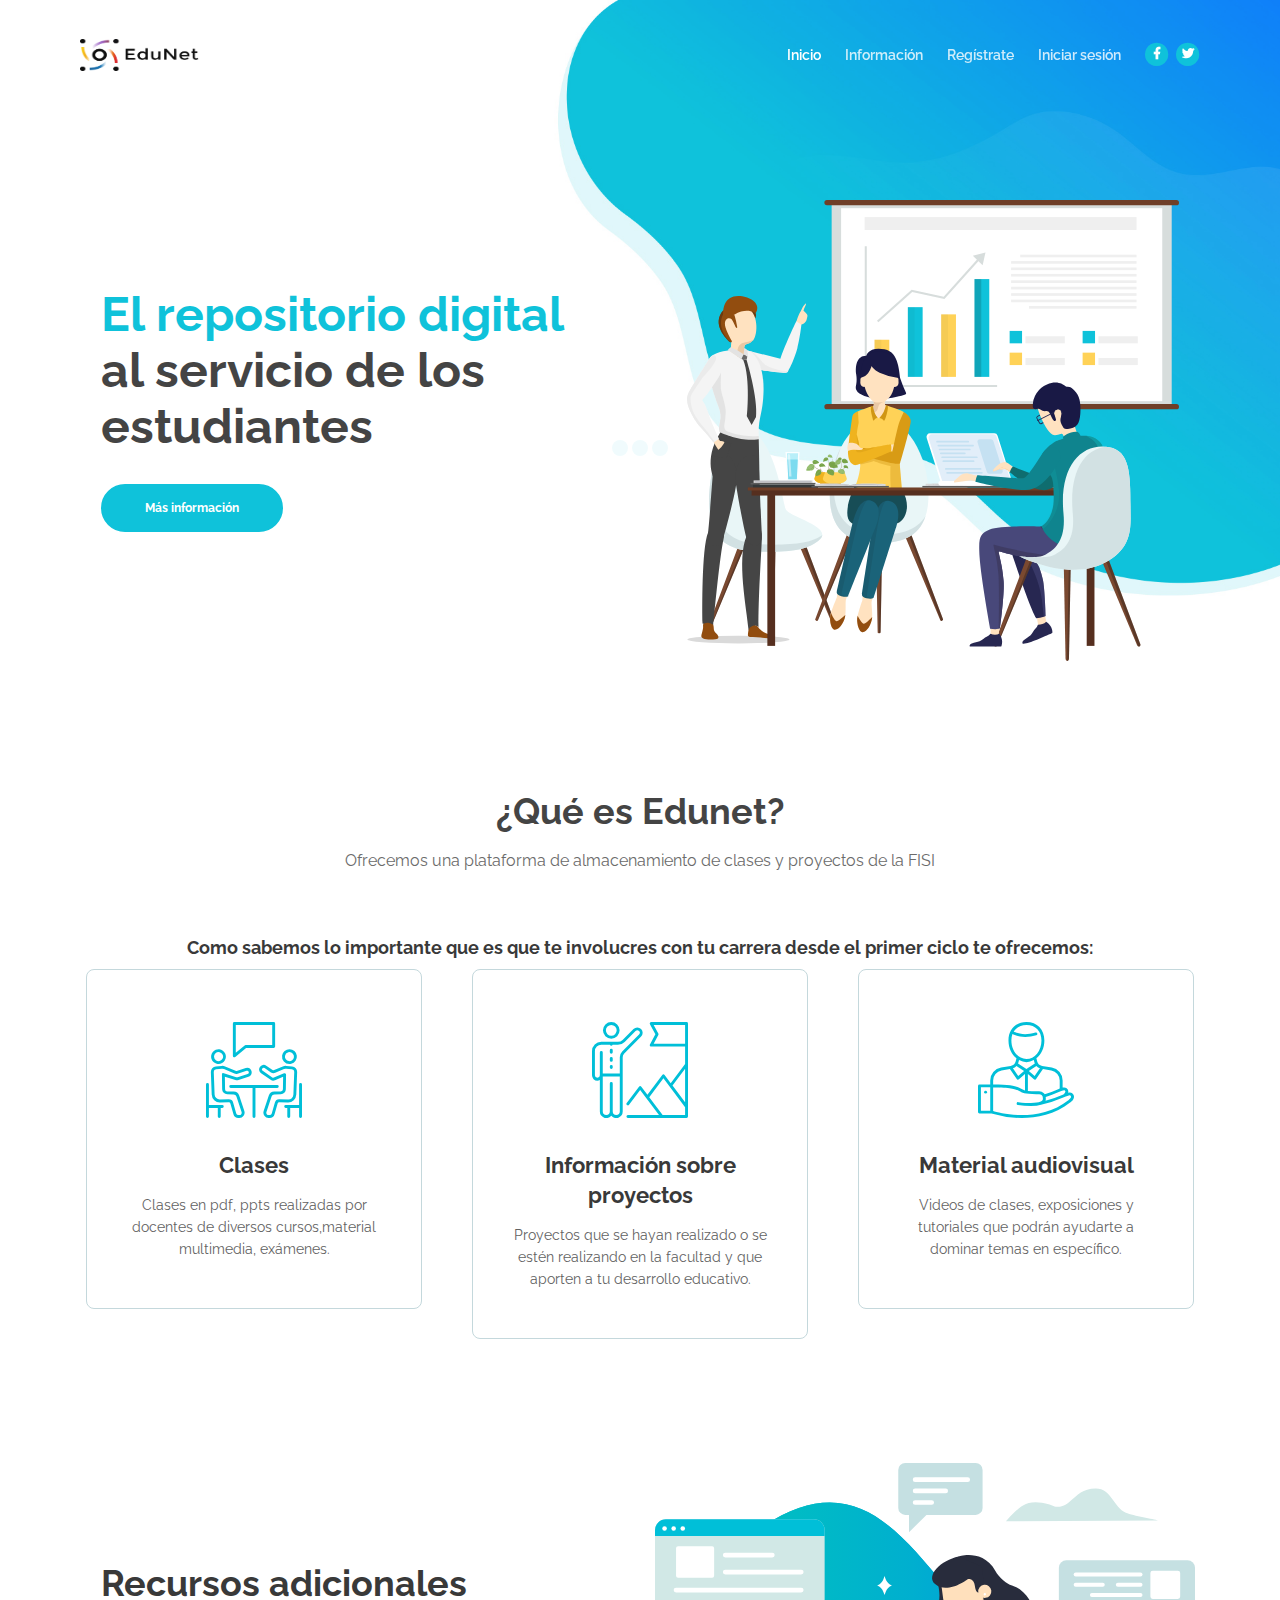
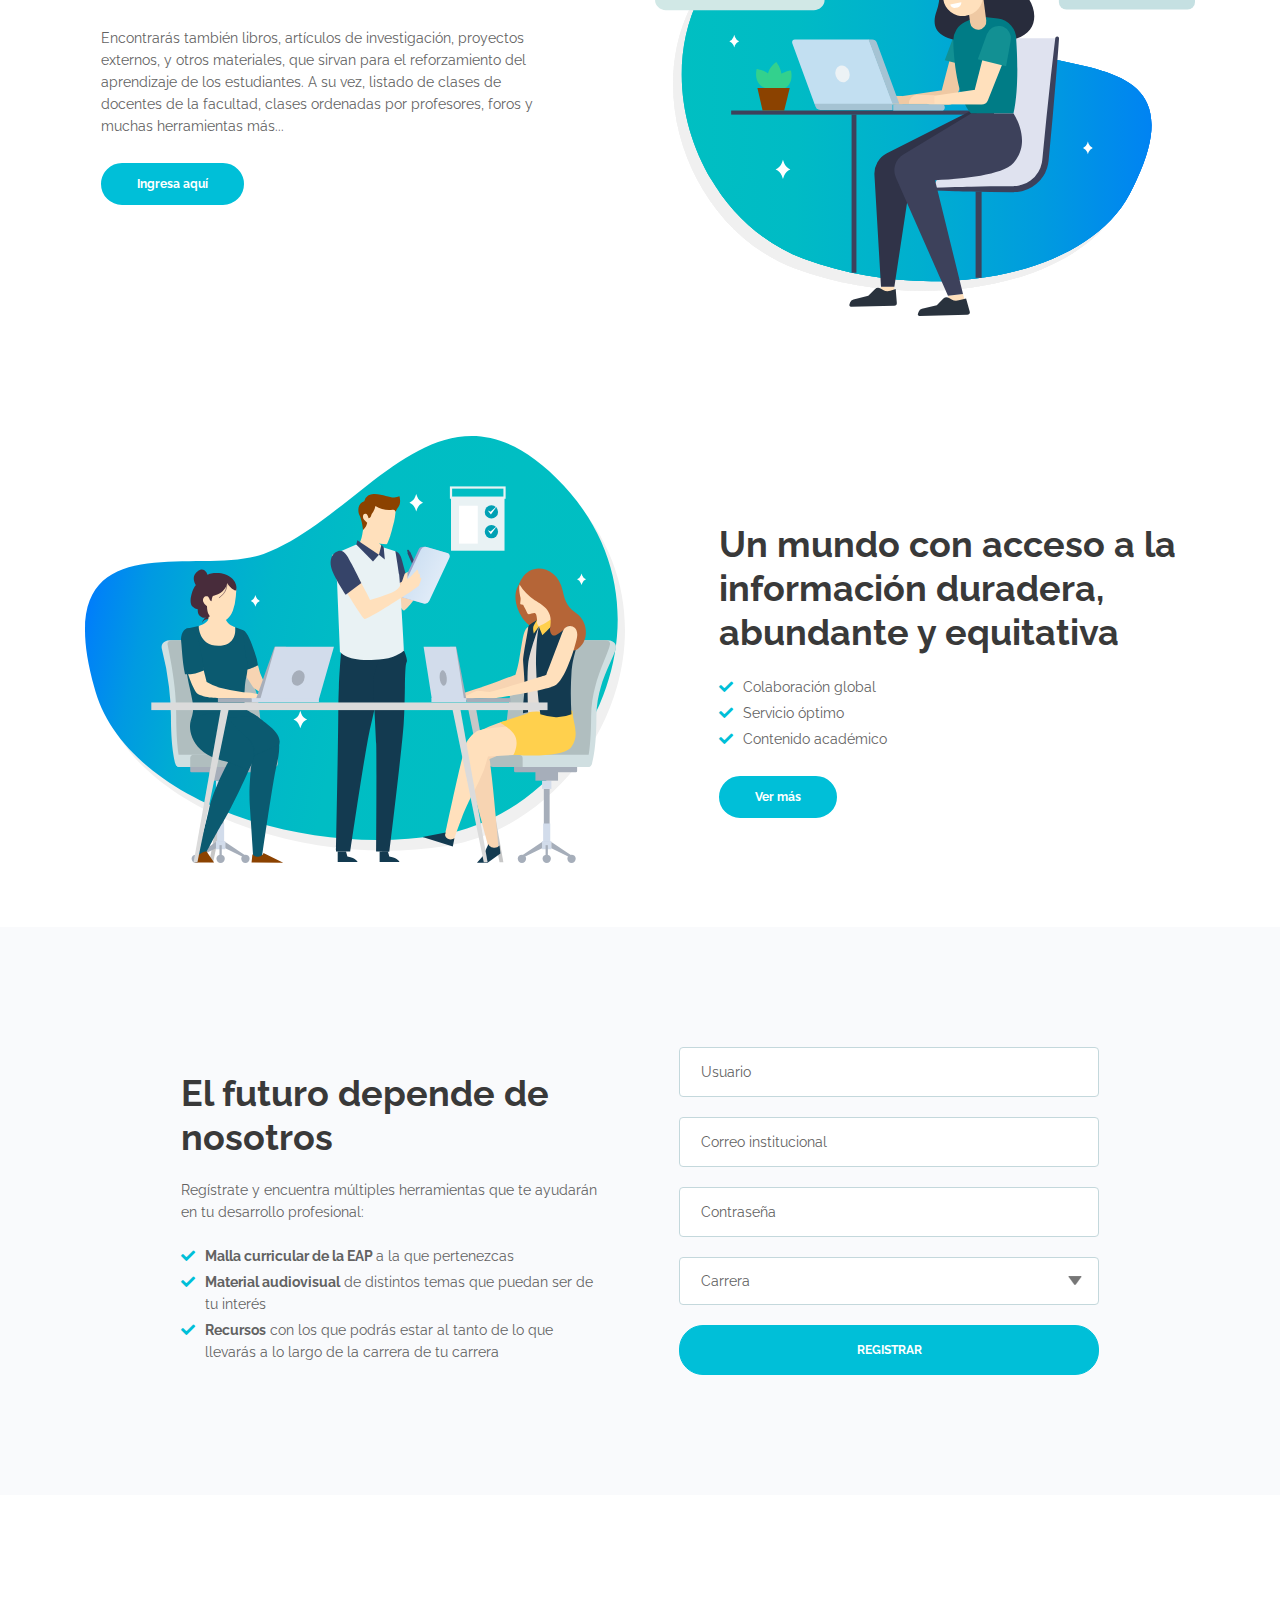
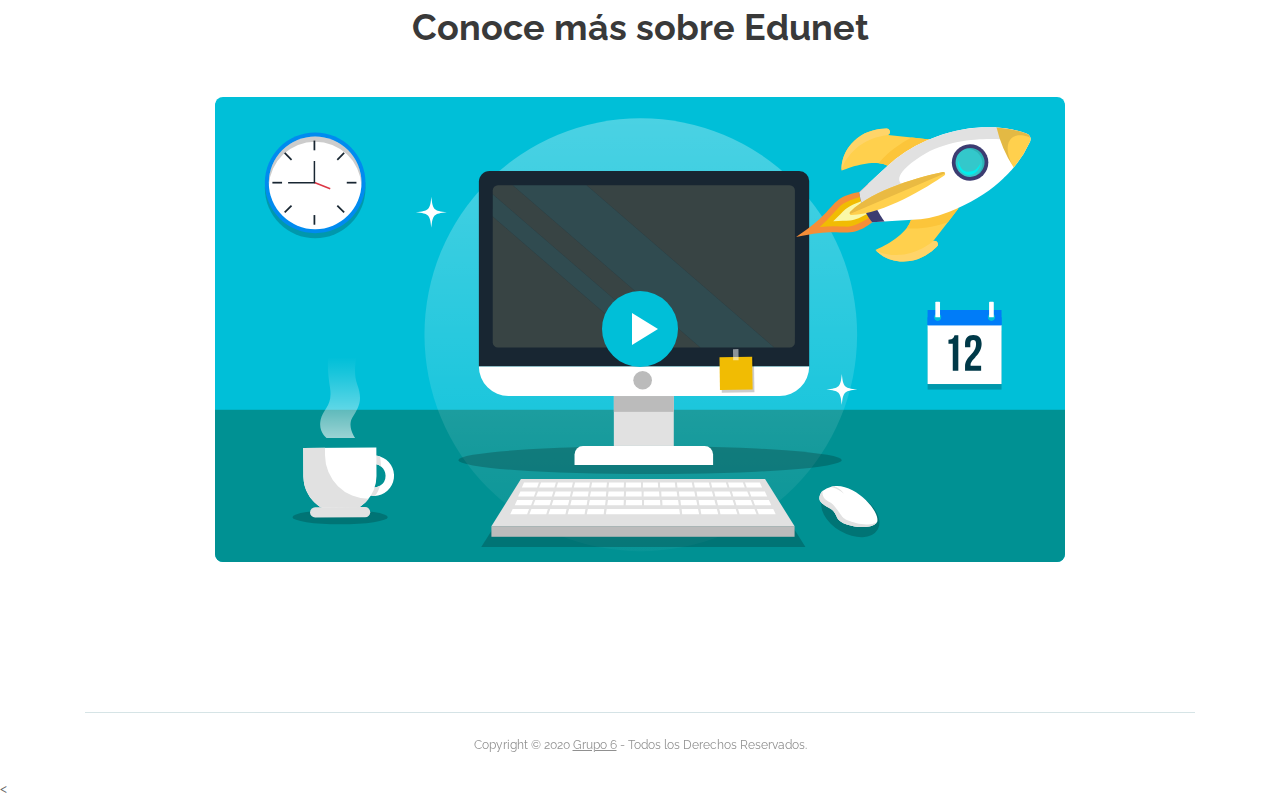
<file: web/index.html>
<!DOCTYPE html>
<html lang="es">
<head>
    <meta charset="utf-8">
    <meta name="viewport" content="width=device-width, initial-scale=1, shrink-to-fit=no">

    <meta name="description" content="Proyecto del grupo 6 del curso de Procesos de Software. Grupo 6">
    <meta name="author" content="GRUPO 6">

    <title>Edunet FISI</title>

    <link href="https://fonts.googleapis.com/css?family=Raleway:400,400i,600,700,700i&amp;subset=latin-ext" rel="stylesheet">
    <link href="css/bootstrap.css" rel="stylesheet">
    <link href="css/fontawesome-all.css" rel="stylesheet">
    <link href="css/swiper.css" rel="stylesheet">
	<link href="css/magnific-popup.css" rel="stylesheet">
	<link href="css/styles.css" rel="stylesheet">
    <link rel="icon" href="images/edu.png">


</head>
<body data-spy="scroll" data-target=".fixed-top">

	<div class="spinner-wrapper">
        <div class="spinner">
            <div class="bounce1"></div>
            <div class="bounce2"></div>
            <div class="bounce3"></div>
        </div>
    </div>
  

    <!-- SECCIÓN DE LA NAVEGACIÓN -->
    <nav class="navbar navbar-expand-lg navbar-dark navbar-custom fixed-top">

        <!-- Imagen Logo -->
        <a class="navbar-brand logo-image" href="index.html"><img src="images/edunet.png" alt="alternative"></a>

        <!-- Menú responsive -->
        <button class="navbar-toggler" type="button" data-toggle="collapse" data-target="#navbarsExampleDefault" aria-controls="navbarsExampleDefault" aria-expanded="false" aria-label="Toggle navigation">
            <span class="navbar-toggler-awesome fas fa-bars"></span>
            <span class="navbar-toggler-awesome fas fa-times"></span>
        </button>
        <!-- Fin menú responsive -->

        <div class="collapse navbar-collapse" id="navbarsExampleDefault">


            <ul class="navbar-nav ml-auto">
                <li class="nav-item">
                    <a class="nav-link page-scroll" href="#header">Inicio <span class="sr-only">(current)</span></a>
                </li>

                <li class="nav-item">
                    <a class="nav-link page-scroll" href="#services">Información</a>
                </li>

                <li class="nav-item">
                    <a class="nav-link page-scroll" href="#request">Regístrate</a>
                </li>

                <li class="nav-item">
                    <a class="nav-link page-scroll" href="login.html">Iniciar sesión</a>
                </li>
            </ul>


            <span class="nav-item social-icons">
                <span class="fa-stack">
                    <a href="#">
                        <i class="fas fa-circle fa-stack-2x facebook"></i>
                        <i class="fab fa-facebook-f fa-stack-1x"></i>
                    </a>
                </span>
                <span class="fa-stack">
                    <a href="#">
                        <i class="fas fa-circle fa-stack-2x twitter"></i>
                        <i class="fab fa-twitter fa-stack-1x"></i>
                    </a>
                </span>
            </span>



        </div>
    </nav> 



    <!-- Header -->
    <header id="header" class="header">
        <div class="header-content">
            <div class="container">
                <div class="row">
                    <div class="col-lg-6">
                        <div class="text-container">
                            <h1><span class="turquoise">El repositorio digital </span>al servicio de los estudiantes</h1>
                            <p class="p-large"></p>
                            <a class="btn-solid-lg page-scroll" href="#services">Más información</a>
                        </div> 
                    </div> 
                    <div class="col-lg-6">
                        <div class="image-container">
                            <img class="img-fluid" src="images/header-teamwork.svg" alt="imagen1">
                        </div>
                    </div> 
                </div> 
            </div> 
        </div> 
    </header> 
    <!-- Fin del  header -->



    <!-- servicios -->
    <div id="services" class="cards-1">
        <div class="container">
            <div class="row">
                <div class="col-lg-12">
                    <h2>¿Qué es Edunet?</h2>
                    <p class="p-heading p-large">Ofrecemos una plataforma de almacenamiento de clases y proyectos de la FISI</p>
                    <h5>Como sabemos lo importante que es que te involucres con tu carrera desde el primer ciclo te ofrecemos: <h5>
                </div> 
            </div> 

            <div class="row">
                <div class="col-lg-12">

                    <!-- Card -->
                    <div class="card">
                        <img class="card-image" src="images/services-icon-1.svg" alt="alternative">
                        <div class="card-body">
                            <h4 class="card-title">Clases</h4>
                            <p>Clases en pdf, ppts realizadas por docentes de diversos cursos,material multimedia, exámenes.
                            </p>
                        </div>
                    </div>
                    <!-- fin del card-->

                    <!-- Card -->
                    <div class="card">
                        <img class="card-image" src="images/services-icon-2.svg" alt="alternative">
                        <div class="card-body">
                            <h4 class="card-title">Información sobre proyectos</h4>
                            <p>Proyectos que se hayan realizado o se estén realizando en la facultad y que aporten a tu desarrollo educativo.</p>
                        </div>
                    </div>
                    <!-- fin del card -->

                    <!-- Card -->
                    <div class="card">
                        <img class="card-image" src="images/services-icon-3.svg" alt="alternative">
                        <div class="card-body">
                            <h4 class="card-title">Material audiovisual</h4>
                            <p>Videos de clases, exposiciones y tutoriales que podrán ayudarte a dominar temas en específico.</p>
                        </div>
                    </div>
                    <!-- fin del card -->

                </div> 
            </div> 
        </div> 
    </div> 
    <!-- fin seccion de los servicios-->


    <!-- Sección Adicional -->
    <div class="basic-1">
        <div class="container">
            <div class="row">
                <div class="col-lg-6">
                    <div class="text-container">
                        <h2>Recursos adicionales</h2>
                        <p>Encontrarás también libros, artículos de investigación, proyectos externos, y otros materiales, que sirvan para el reforzamiento del aprendizaje de los estudiantes.
                          A su vez, listado de clases de docentes de la facultad, clases ordenadas por profesores, foros y muchas herramientas más...</p>
                        <a class="btn-solid-reg popup-with-move-anim" href="#">Ingresa aquí</a>
                    </div> 
                </div>
                <div class="col-lg-6">
                    <div class="image-container">
                        <img class="img-fluid" src="images/details-1-office-worker.svg" alt="alternative">
                    </div> 
                </div> 
            </div> 
        </div> 
    </div> 
    <!-- Fin sección adicional 1 -->


    <!-- Sección adicional 2 -->
    <div class="basic-2">
        <div class="container">
            <div class="row">
                <div class="col-lg-6">
                    <div class="image-container">
                        <img class="img-fluid" src="images/details-2-office-team-work.svg" alt="alternative">
                    </div> 
                </div> 
                <div class="col-lg-6">
                    <div class="text-container">
                        <h2>Un mundo con acceso a la información duradera, abundante y equitativa</h2>
                        <ul class="list-unstyled li-space-lg">
                            <li class="media">
                                <i class="fas fa-check"></i>
                                <div class="media-body">Colaboración global </div>
                            </li>
                            <li class="media">
                                <i class="fas fa-check"></i>
                                <div class="media-body">Servicio óptimo</div>
                            </li>
                            <li class="media">
                                <i class="fas fa-check"></i>
                                <div class="media-body">Contenido académico</div>
                            </li>
                        </ul>
                        <a class="btn-solid-reg popup-with-move-anim" href="#details-lightbox-2">Ver más</a>
                    </div> 
                </div> 
            </div> 
        </div> 
    </div> 
    <!-- fin sección adicional  2 -->


    <!-- Modal de sección adicional 2 -->
	<div id="details-lightbox-2" class="lightbox-basic zoom-anim-dialog mfp-hide">
        <div class="container">
            <div class="row">
                <button title="Close (Esc)" type="button" class="mfp-close x-button">×</button>
                <div class="col-lg-8">
                    <div class="image-container">
                        <img class="img-fluid" src="img\advanced-feature-2.jpg" alt="alternative">
                    </div> 
                </div> 
                <div class="col-lg-4">
                    <h3>Objetivos</h3>
                    <hr>
                    <h5></h5>

                    <ul class="list-unstyled li-space-lg">
                        <li class="media">
                            <i class="fas fa-check"></i><div class="media-body">Aprovechar nuestros recursos, reputación, influencia y experiencia para respaldar y, cuando corresponda, liderar, los esfuerzos de colaboración global para crear modelos y sistemas más abiertos, equitativos, accesibles y duraderos. </div>
                        </li>
                        <li class="media">
                            <i class="fas fa-check"></i><div class="media-body">Ajustar continuamente el perfil de servicio de los espacios de la biblioteca para lograr un equilibrio óptimo entre las funciones básicas del aprendizaje, la comunidad y la creación.</div>
                        </li>
                        <li class="media">
                            <i class="fas fa-check"></i><div class="media-body">Reorientar nuestra cartera de servicios hacia enfoques innovadores que apoyen las formas digitales emergentes de erudición, enseñanza y aprendizaje; y brindar recursos y servicios esenciales para crear, usar y compartir información de manera crítica y efectiva.</div>
                        </li>

                    </ul>
                    <a class="btn-solid-reg mfp-close page-scroll" href="#request">Registrarme</a> <a class="btn-outline-reg mfp-close as-button" href="#screenshots">Volver</a>
                </div> 
            </div> 
        </div> 
    </div> 
    <!-- fin modal de sección adicional 2 -->
    



    <!-- Request -->
    <div id="request" class="form-1">
        <div class="container">
            <div class="row">
                <div class="col-lg-6">
                    <div class="text-container">
                        <h2>El futuro depende de nosotros</h2>
                        <p>Regístrate y encuentra múltiples herramientas que te ayudarán en tu desarrollo profesional: </p>
                        <ul class="list-unstyled li-space-lg">
                            <li class="media">
                                <i class="fas fa-check"></i>
                                <div class="media-body"><strong class="blue"> Malla curricular de la EAP </strong> a la que pertenezcas</div>
                            </li>
                            <li class="media">
                                <i class="fas fa-check"></i>
                                <div class="media-body"><strong class="blue">Material audiovisual</strong> de distintos temas que puedan ser de tu interés</div>
                            </li>
                            <li class="media">
                                <i class="fas fa-check"></i>
                                <div class="media-body"><strong class="blue">Recursos</strong> con los que podrás estar al tanto de lo que llevarás a lo largo de la carrera de tu carrera</div>
                            </li>
                        </ul>
                    </div> 
                </div>
                <div class="col-lg-6">

                    <!-- formulario-->
                    <div class="form-container">
                        <form id="requestForm" data-toggle="validator" data-focus="false">
                            <div class="form-group">
                                <input type="text" class="form-control-input" id="rname" name="rname" required>
                                <label class="label-control" for="rname">Usuario</label>
                                <div class="help-block with-errors"></div>
                            </div>
                            <div class="form-group">
                                <input type="email" class="form-control-input" id="remail" name="remail" required>
                                <label class="label-control" for="remail">Correo institucional</label>
                                <div class="help-block with-errors"></div>
                            </div>
                            <div class="form-group">
                                <input type="password" class="form-control-input" id="rphone" name="rphone" required>
                                <label class="label-control" for="rphone">Contraseña</label>
                                <div class="help-block with-errors"></div>
                            </div>
                            <div class="form-group">
                                <select class="form-control-select" id="rselect" required>
                                    <option class="select-option" value="" disabled selected>Carrera</option>
                                    <option class="select-option" value="Personal Loan">Ingeniería de Sistemas</option>
                                    <option class="select-option" value="Car Loan">Ingeniería de software</option>
                                </select>
                                <div class="help-block with-errors"></div>
                            </div>

                            <div class="form-group">
                                <button type="submit" class="form-control-submit-button">REGISTRAR</button>
                            </div>
                            <div class="form-message">
                                <div id="rmsgSubmit" class="h3 text-center hidden"></div>
                            </div>
                        </form>
                    </div> 
                    <!-- fin formulario-->

                </div>
            </div> 
        </div> 
    </div> 
    <!-- fin sección request -->


    <!-- sección del Video -->
    <div class="basic-3">
        <div class="container">
            <div class="row">
                <div class="col-lg-12">
                    <h2>Conoce más sobre Edunet</h2>
                </div> 
            </div> 
            <div class="row">
                <div class="col-lg-12">

                    <!-- Video  -->
                    <div class="image-container">
                        <div class="video-wrapper">
                            <a class="popup-youtube" href="#" data-effect="fadeIn">
                                <img class="img-fluid" src="images/video-frame.svg" alt="alternative">
                                <span class="video-play-button">
                                    <span></span>
                                </span>
                            </a>
                        </div> 
                    </div> 
                    

                    <p> <strong></strong> </p>
                </div> 
            </div> 
        </div>
    </div> 
    <!--fin sección del  video -->



    <!-- Copyright -->
    <div class="copyright">
        <div class="container">
            <div class="row">
                <div class="col-lg-12">
                    <p class="p-small">Copyright © 2020 <a href="#">Grupo 6</a> - Todos los Derechos Reservados.</p>
                </div> 
            </div> 
        </div> 
    </div> <
    <!-- fin sección copyright -->


    <!-- Scripts -->
    <script src="js/jquery.min.js"></script> <!-- jQuery for Bootstrap's JavaScript plugins -->
    <script src="js/popper.min.js"></script> <!-- Popper tooltip library for Bootstrap -->
    <script src="js/bootstrap.min.js"></script> <!-- Bootstrap framework -->
    <script src="js/jquery.easing.min.js"></script> <!-- jQuery Easing for smooth scrolling between anchors -->
    <script src="js/swiper.min.js"></script> <!-- Swiper for image and text sliders -->
    <script src="js/jquery.magnific-popup.js"></script> <!-- Magnific Popup for lightboxes -->
    <script src="js/validator.min.js"></script> <!-- Validator.js - Bootstrap plugin that validates forms -->
    <script src="js/scripts.js"></script> <!-- Custom scripts -->
</body>
</html>
</file>
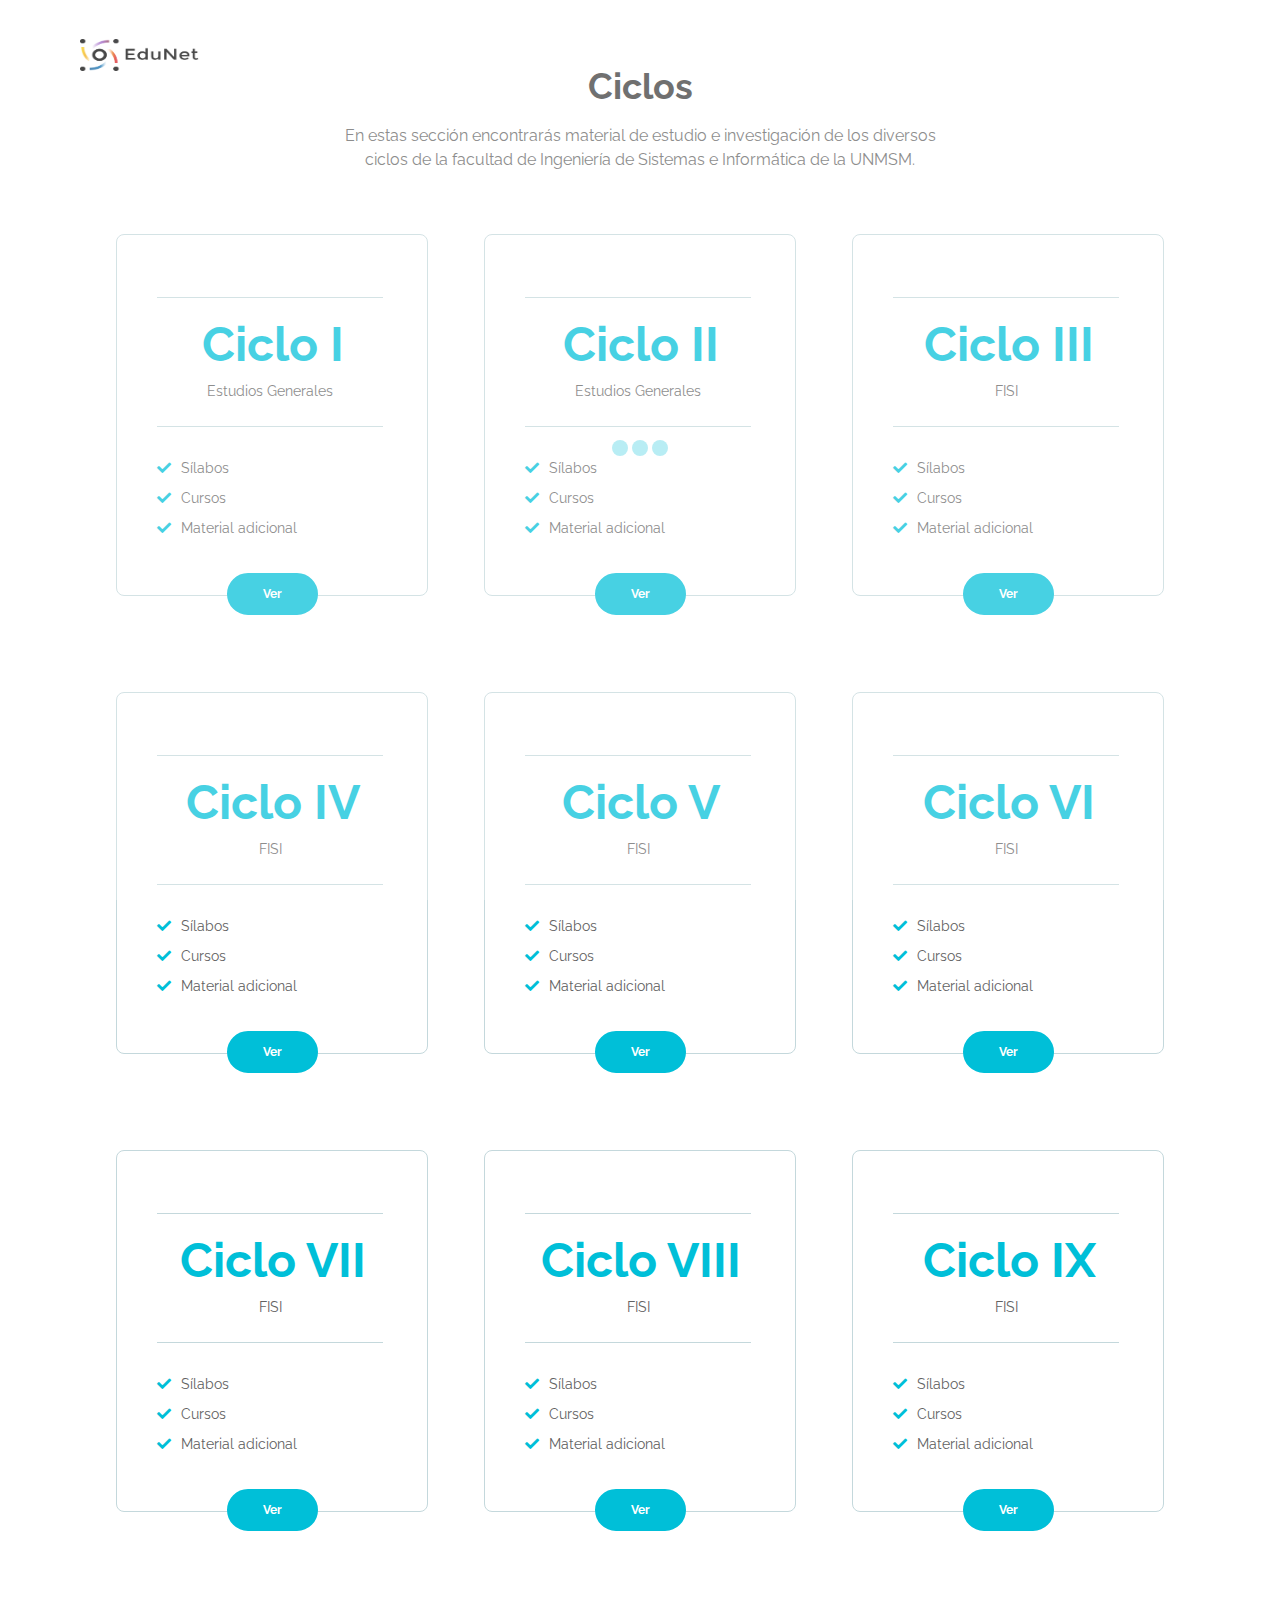
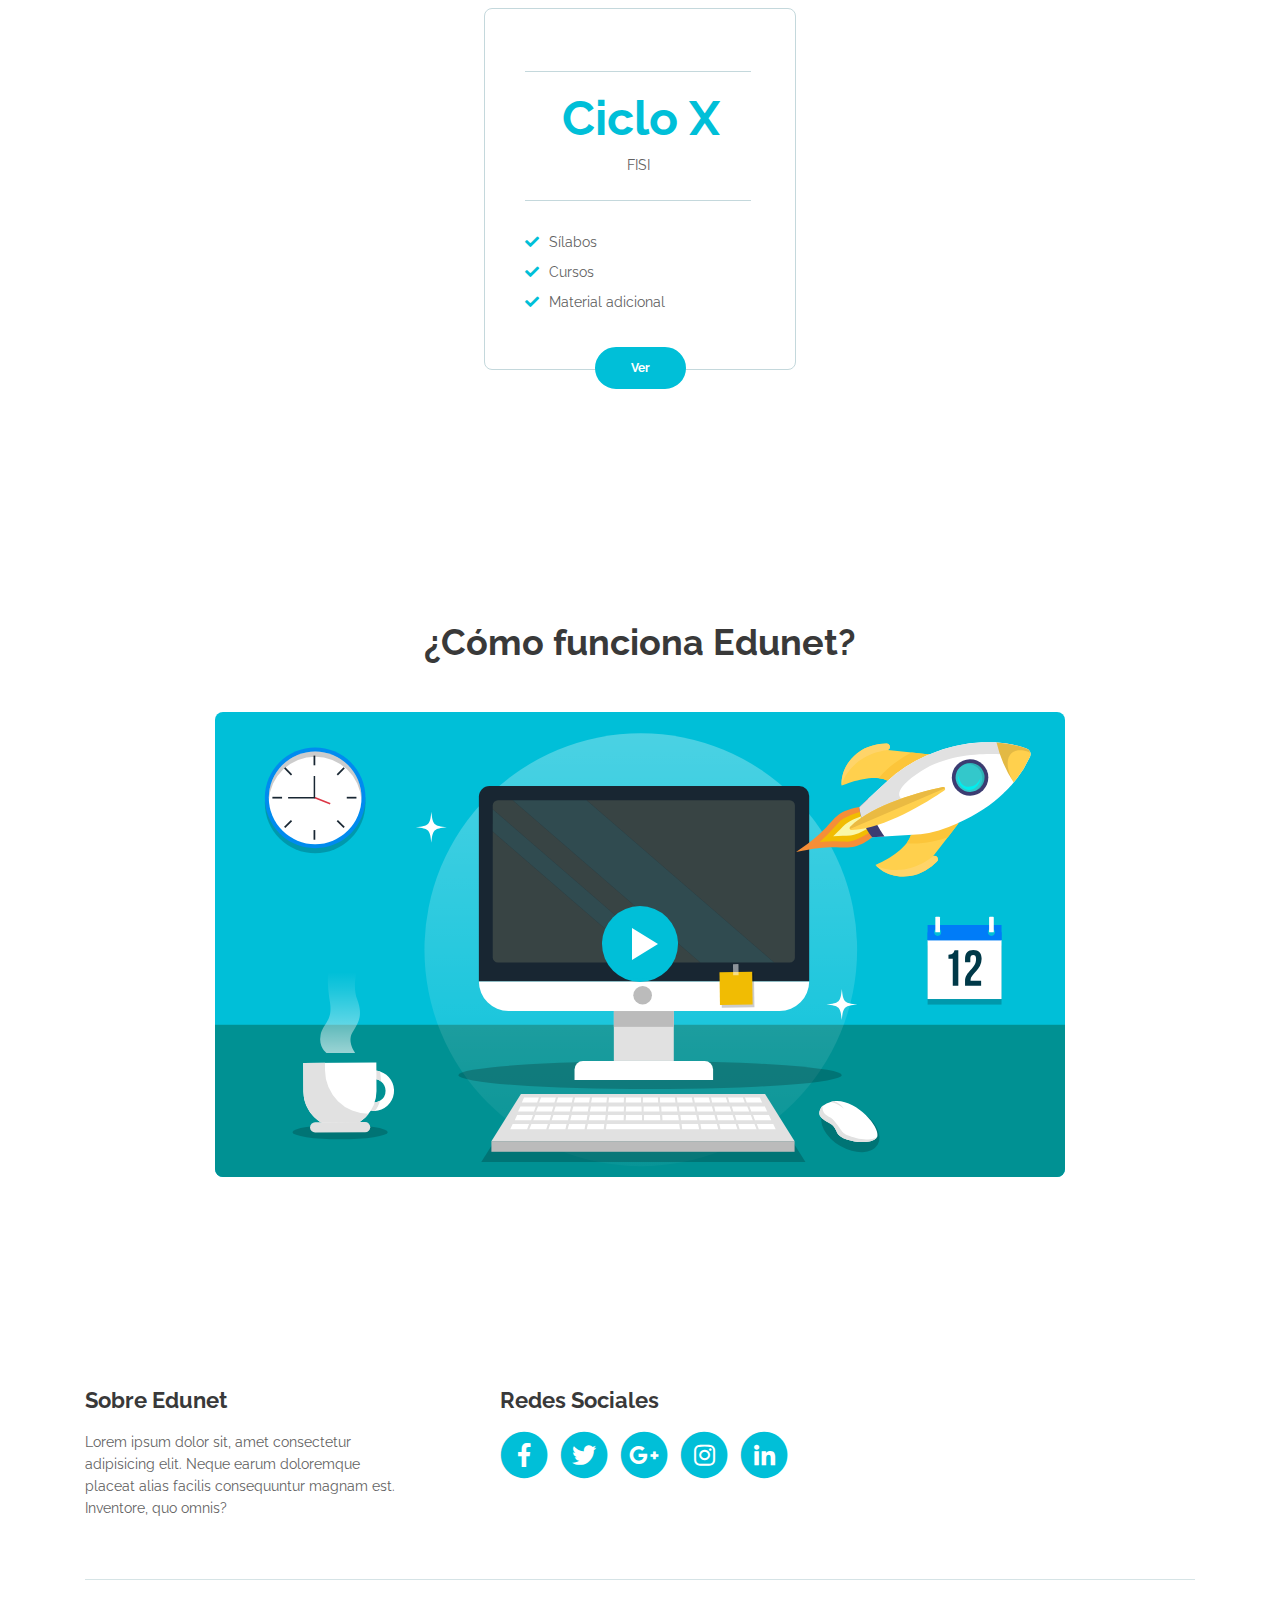
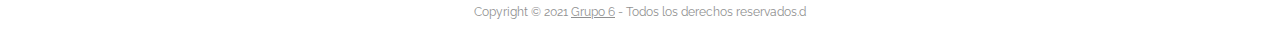
<file: web/Ciclos.html>
<!DOCTYPE html>
<html lang="es">
<head>
    <meta charset="utf-8">
    <meta name="viewport" content="width=device-width, initial-scale=1, shrink-to-fit=no">

    <meta name="description" content="Proyecto del grupo 6 del curso de Procesos de Software. Grupo 6">
    <meta name="author" content="GRUPO 6">

    <title>Edunet FISI</title>

    <link href="https://fonts.googleapis.com/css?family=Raleway:400,400i,600,700,700i&amp;subset=latin-ext" rel="stylesheet">
    <link href="css/bootstrap.css" rel="stylesheet">
    <link href="css/fontawesome-all.css" rel="stylesheet">
    <link href="css/swiper.css" rel="stylesheet">
	<link href="css/magnific-popup.css" rel="stylesheet">
	<link href="css/styles.css" rel="stylesheet">
    <link rel="icon" href="images/edu.png">
</head>


<body data-spy="scroll" data-target=".fixed-top">

    <!-- Preloader -->
	<div class="spinner-wrapper">
        <div class="spinner">
            <div class="bounce1"></div>
            <div class="bounce2"></div>
            <div class="bounce3"></div>
        </div>
    </div>
    <!-- end of preloader -->



    <!-- SECCIÓN DE LA NAVEGACIÓN -->
    <nav class="navbar navbar-expand-lg navbar-dark navbar-custom fixed-top">
 
        <a class="navbar-brand logo-image" href="index.html"><img src="images/edunet.png" alt="logoEduNet"></a>

        <!-- SECCIÓN DEL MENU ROSPONSIVE -->
        <button class="navbar-toggler" type="button" data-toggle="collapse" data-target="#navbarsExampleDefault" aria-controls="navbarsExampleDefault" aria-expanded="false" aria-label="Toggle navigation">
            <span class="navbar-toggler-awesome fas fa-bars"></span>
            <span class="navbar-toggler-awesome fas fa-times"></span>
        </button>
        <!-- FIN DE LA SECCIÓN DEL MENU RESPONSIVE -->

        <div class="collapse navbar-collapse" id="navbarsExampleDefault">
            <ul class="navbar-nav ml-auto">
                <li class="nav-item">
                    <a class="nav-link page-scroll" href="index.html">Inicio<span class="sr-only">(current)</span></a>
                </li>
                <li class="nav-item">
                    <a class="nav-link page-scroll" href="Ciclos.html">Ciclos</a>
                </li>

                <li class="nav-item">
                    <a class="nav-link page-scroll" href="Cursos.html">Cursos</a>
                </li>

                <li class="nav-item">
                    <a class="nav-link page-scroll" href="Docentes.html">Docentes</a>
                </li>

                <li class="nav-item">
                    <a class="nav-link page-scroll" href="login.html">Recursos adicionales</a>
                </li>

                <li class="nav-item">
                    <a class="nav-link page-scroll" href="index.html">Cerrar sesión</a>
                </li>
            </ul>

        </div>
    </nav> 
    <!-- FIN DE LA SECCIÓN DE NAVEGACIÓN -->



    <div id="pricing" class="cards-2 mt-3">
            <div class="container">

                <div class="row">
                    <div class="col-lg-12">
                        <h2>Ciclos</h2>
                        <p class="p-heading p-large">En estas sección encontrarás material de estudio e investigación de los diversos ciclos de la facultad de Ingeniería de Sistemas e Informática de la UNMSM.</p>
                    </div> 
                </div> 
                

                <div class="row">
                    <div class="col-lg-12">
                        <!--SECCIÓN DE LOS CARDS-->
                        <div class="card">
                            <div class="card-body">
                                <div class="card-title"></div>
                                <div class="card-subtitle"></div>
                                <hr class="cell-divide-hr">
                                <div class="price">
                                    <span class="currency"></span><span class="value">Ciclo I</span>
                                    <div class="frequency">Estudios Generales</div>
                                </div>
                                <hr class="cell-divide-hr">
                                <ul class="list-unstyled li-space-lg">
                                    <li class="media">
                                        <i class="fas fa-check"></i><div class="media-body">Sílabos</div>
                                    </li>
                                    <li class="media">
                                        <i class="fas fa-check"></i><div class="media-body">Cursos</div>
                                    </li>
                                    <li class="media">
                                        <i class="fas fa-check"></i><div class="media-body">Material adicional</div>
                                    </li>

                                </ul>
                                <div class="button-wrapper">
                                    <a class="btn-solid-reg page-scroll" href="#">Ver</a>
                                </div>
                            </div>
                        </div> 
                       
                        

                        <div class="card">
                            <div class="card-body">
                                <div class="card-title"></div>
                                <div class="card-subtitle"></div>
                                <hr class="cell-divide-hr">
                                <div class="price">
                                    <span class="currency"></span><span class="value">Ciclo II</span>
                                    <div class="frequency">Estudios Generales</div>
                                </div>
                                <hr class="cell-divide-hr">
                                <ul class="list-unstyled li-space-lg">
                                    <li class="media">
                                        <i class="fas fa-check"></i><div class="media-body">Sílabos</div>
                                    </li>
                                    <li class="media">
                                        <i class="fas fa-check"></i><div class="media-body">Cursos</div>
                                    </li>
                                    <li class="media">
                                        <i class="fas fa-check"></i><div class="media-body">Material adicional</div>
                                    </li>
                                </ul>
                                <div class="button-wrapper">
                                    <a class="btn-solid-reg page-scroll" href="#">Ver</a>
                                </div>
                            </div>
                        </div>



                        <div class="card">
                            <div class="card-body">
                                <div class="card-title"></div>
                                <div class="card-subtitle"></div>
                                <hr class="cell-divide-hr">
                                <div class="price">
                                    <span class="currency"></span><span class="value"> Ciclo III</span>
                                    <div class="frequency">FISI</div>
                                </div>
                                <hr class="cell-divide-hr">
                                <ul class="list-unstyled li-space-lg">
                                    <li class="media">
                                        <i class="fas fa-check"></i><div class="media-body">Sílabos</div>
                                    </li>
                                    <li class="media">
                                        <i class="fas fa-check"></i><div class="media-body">Cursos</div>
                                    </li>
                                    <li class="media">
                                        <i class="fas fa-check"></i><div class="media-body">Material adicional</div>
                                    </li>

                                </ul>
                                <div class="button-wrapper">
                                    <a class="btn-solid-reg page-scroll" href="#request">Ver</a>
                                </div>
                            </div>
                        </div> 



                        <div class="card">
                            <div class="card-body">
                                <div class="card-title"></div>
                                <div class="card-subtitle"></div>
                                <hr class="cell-divide-hr">
                                <div class="price">
                                    <span class="currency"></span><span class="value"> Ciclo IV</span>
                                    <div class="frequency">FISI</div>
                                </div>
                                <hr class="cell-divide-hr">
                                <ul class="list-unstyled li-space-lg">
                                    <li class="media">
                                        <i class="fas fa-check"></i><div class="media-body">Sílabos</div>
                                    </li>
                                    <li class="media">
                                        <i class="fas fa-check"></i><div class="media-body">Cursos</div>
                                    </li>
                                    <li class="media">
                                        <i class="fas fa-check"></i><div class="media-body">Material adicional</div>
                                    </li>
                                </ul>
                                <div class="button-wrapper">
                                    <a class="btn-solid-reg page-scroll" href="#request">Ver</a>
                                </div>
                            </div>
                        </div>



                        <div class="card">
                            <div class="card-body">
                                <div class="card-title"></div>
                                <div class="card-subtitle"></div>
                                <hr class="cell-divide-hr">
                                <div class="price">
                                    <span class="currency"></span><span class="value"> Ciclo V</span>
                                    <div class="frequency">FISI</div>
                                </div>
                                <hr class="cell-divide-hr">
                                <ul class="list-unstyled li-space-lg">
                                    <li class="media">
                                        <i class="fas fa-check"></i><div class="media-body">Sílabos</div>
                                    </li>
                                    <li class="media">
                                        <i class="fas fa-check"></i><div class="media-body">Cursos</div>
                                    </li>
                                    <li class="media">
                                        <i class="fas fa-check"></i><div class="media-body">Material adicional</div>
                                    </li>

                                </ul>
                                <div class="button-wrapper">
                                    <a class="btn-solid-reg page-scroll" href="#request">Ver</a>
                                </div>
                            </div>
                        </div> 


                        <div class="card">
                            <div class="card-body">
                                <div class="card-title"></div>
                                <div class="card-subtitle"></div>
                                <hr class="cell-divide-hr">
                                <div class="price">
                                    <span class="currency"></span><span class="value"> Ciclo VI</span>
                                    <div class="frequency">FISI</div>
                                </div>
                                <hr class="cell-divide-hr">
                                <ul class="list-unstyled li-space-lg">
                                    <li class="media">
                                        <i class="fas fa-check"></i><div class="media-body">Sílabos</div>
                                    </li>
                                    <li class="media">
                                        <i class="fas fa-check"></i><div class="media-body">Cursos</div>
                                    </li>
                                    <li class="media">
                                        <i class="fas fa-check"></i><div class="media-body">Material adicional</div>
                                    </li>

                                </ul>
                                <div class="button-wrapper">
                                    <a class="btn-solid-reg page-scroll" href="#request">Ver</a>
                                </div>
                            </div>
                        </div> 
                        

                        <div class="card">
                            <div class="card-body">
                                <div class="card-title"></div>
                                <div class="card-subtitle"></div>
                                <hr class="cell-divide-hr">
                                <div class="price">
                                    <span class="currency"></span><span class="value"> Ciclo VII</span>
                                    <div class="frequency">FISI</div>
                                </div>
                                <hr class="cell-divide-hr">
                                <ul class="list-unstyled li-space-lg">
                                    <li class="media">
                                        <i class="fas fa-check"></i><div class="media-body">Sílabos</div>
                                    </li>
                                    <li class="media">
                                        <i class="fas fa-check"></i><div class="media-body">Cursos</div>
                                    </li>
                                    <li class="media">
                                        <i class="fas fa-check"></i><div class="media-body">Material adicional</div>
                                    </li>

                                </ul>
                                <div class="button-wrapper">
                                    <a class="btn-solid-reg page-scroll" href="#request">Ver</a>
                                </div>
                            </div>
                        </div> 
                        


                        <div class="card">
                            <div class="card-body">
                                <div class="card-title"></div>
                                <div class="card-subtitle"></div>
                                <hr class="cell-divide-hr">
                                <div class="price">
                                    <span class="currency"></span><span class="value"> Ciclo VIII</span>
                                    <div class="frequency">FISI</div>
                                </div>
                                <hr class="cell-divide-hr">
                                <ul class="list-unstyled li-space-lg">
                                    <li class="media">
                                        <i class="fas fa-check"></i><div class="media-body">Sílabos</div>
                                    </li>
                                    <li class="media">
                                        <i class="fas fa-check"></i><div class="media-body">Cursos</div>
                                    </li>
                                    <li class="media">
                                        <i class="fas fa-check"></i><div class="media-body">Material adicional</div>
                                    </li>

                                </ul>
                                <div class="button-wrapper">
                                    <a class="btn-solid-reg page-scroll" href="#request">Ver</a>
                                </div>
                            </div>
                        </div> 
                        


                        <div class="card">
                            <div class="card-body">
                                <div class="card-title"></div>
                                <div class="card-subtitle"></div>
                                <hr class="cell-divide-hr">
                                <div class="price">
                                    <span class="currency"></span><span class="value"> Ciclo IX</span>
                                    <div class="frequency">FISI</div>
                                </div>
                                <hr class="cell-divide-hr">
                                <ul class="list-unstyled li-space-lg">
                                    <li class="media">
                                        <i class="fas fa-check"></i><div class="media-body">Sílabos</div>
                                    </li>
                                    <li class="media">
                                        <i class="fas fa-check"></i><div class="media-body">Cursos</div>
                                    </li>
                                    <li class="media">
                                        <i class="fas fa-check"></i><div class="media-body">Material adicional</div>
                                    </li>

                                </ul>
                                <div class="button-wrapper">
                                    <a class="btn-solid-reg page-scroll" href="#request">Ver</a>
                                </div>
                            </div>
                        </div>
                        


                        <div class="card">
                            <div class="card-body">
                                <div class="card-title"></div>
                                <div class="card-subtitle"></div>
                                <hr class="cell-divide-hr">
                                <div class="price">
                                    <span class="currency"></span><span class="value"> Ciclo X</span>
                                    <div class="frequency">FISI</div>
                                </div>
                                <hr class="cell-divide-hr">
                                <ul class="list-unstyled li-space-lg">
                                    <li class="media">
                                        <i class="fas fa-check"></i><div class="media-body">Sílabos</div>
                                    </li>
                                    <li class="media">
                                        <i class="fas fa-check"></i><div class="media-body">Cursos</div>
                                    </li>
                                    <li class="media">
                                        <i class="fas fa-check"></i><div class="media-body">Material adicional</div>
                                    </li>

                                </ul>
                                <div class="button-wrapper">
                                    <a class="btn-solid-reg page-scroll" href="#request">Ver</a>
                                </div>
                            </div>
                        </div> 
                    </div> 
                </div> 
            </div> 
    </div> 
        


    <!-- SECCIÓN DEL VIDEO  -->
    <div class="basic-3">
        <div class="container">
            <div class="row">
                <div class="col-lg-12">
                    <h2>¿Cómo funciona Edunet?</h2>
                </div>
            </div> 

            <div class="row">
                <div class="col-lg-12">

                
                    <div class="image-container">
                        <div class="video-wrapper">
                            <a class="popup-youtube" href="#" data-effect="fadeIn">
                                <img class="img-fluid" src="images/video-frame.svg" alt="alternative">
                                <span class="video-play-button">
                                    <span></span>
                                </span>
                            </a>
                        </div> 
                    </div>
                

                </div> 
            </div> 
        </div> 
    </div>



    <!--Sección del Footer -->
    <div class="footer">
        <div class="container">
            <div class="row">


                <div class="col-md-4">
                    <div class="footer-col">
                        <h4>Sobre Edunet</h4>
                        <p>Lorem ipsum dolor sit, amet consectetur adipisicing elit. Neque earum doloremque placeat alias facilis consequuntur magnam est. Inventore, quo omnis?</p>
                    </div>
                </div> 

                <div class="col-md-4">
                    <div class="footer-col last">
                        <h4>Redes Sociales</h4>
                        <span class="fa-stack">
                            <a href="#">
                                <i class="fas fa-circle fa-stack-2x"></i>
                                <i class="fab fa-facebook-f fa-stack-1x"></i>
                            </a>
                        </span>
                        <span class="fa-stack">
                            <a href="#">
                                <i class="fas fa-circle fa-stack-2x"></i>
                                <i class="fab fa-twitter fa-stack-1x"></i>
                            </a>
                        </span>
                        <span class="fa-stack">
                            <a href="">
                                <i class="fas fa-circle fa-stack-2x"></i>
                                <i class="fab fa-google-plus-g fa-stack-1x"></i>
                            </a>
                        </span>
                        <span class="fa-stack">
                            <a href="#">
                                <i class="fas fa-circle fa-stack-2x"></i>
                                <i class="fab fa-instagram fa-stack-1x"></i>
                            </a>
                        </span>
                        <span class="fa-stack">
                            <a href="#">
                                <i class="fas fa-circle fa-stack-2x"></i>
                                <i class="fab fa-linkedin-in fa-stack-1x"></i>
                            </a>
                        </span>
                    </div>
                </div> 
            </div> 
        </div>
    </div>
    <!-- Fin de la sección del footer -->


    <!-- Sección del Copyright -->
    <div class="copyright">
        <div class="container">
            <div class="row">
                <div class="col-lg-12">
                    <p class="p-small">Copyright © 2021 <a href="#request">Grupo 6</a> - Todos los derechos reservados.d</p>
                </div> 
            </div> 
        </div> 
    </div> 
    <!--Sección del copyright -->


    <!-- Scripts -->
    <script src="js/jquery.min.js"></script>
    <script src="js/popper.min.js"></script> 
    <script src="js/bootstrap.min.js"></script> 
    <!-- Archivos necesarios para usar Bootstrap-->


    <script src="js/jquery.easing.min.js"></script> <!-- jQuery Easing for smooth scrolling between anchors -->
    <script src="js/swiper.min.js"></script> <!-- slider del video -->

    
    <script src="js/jquery.magnific-popup.js"></script> <!-- Magnific Popup for lightboxes -->
    <script src="js/validator.min.js"></script> <!-- Validator.js - Bootstrap plugin that validates forms -->
    <script src="js/scripts.js"></script> 
</body>
</html>
</file>
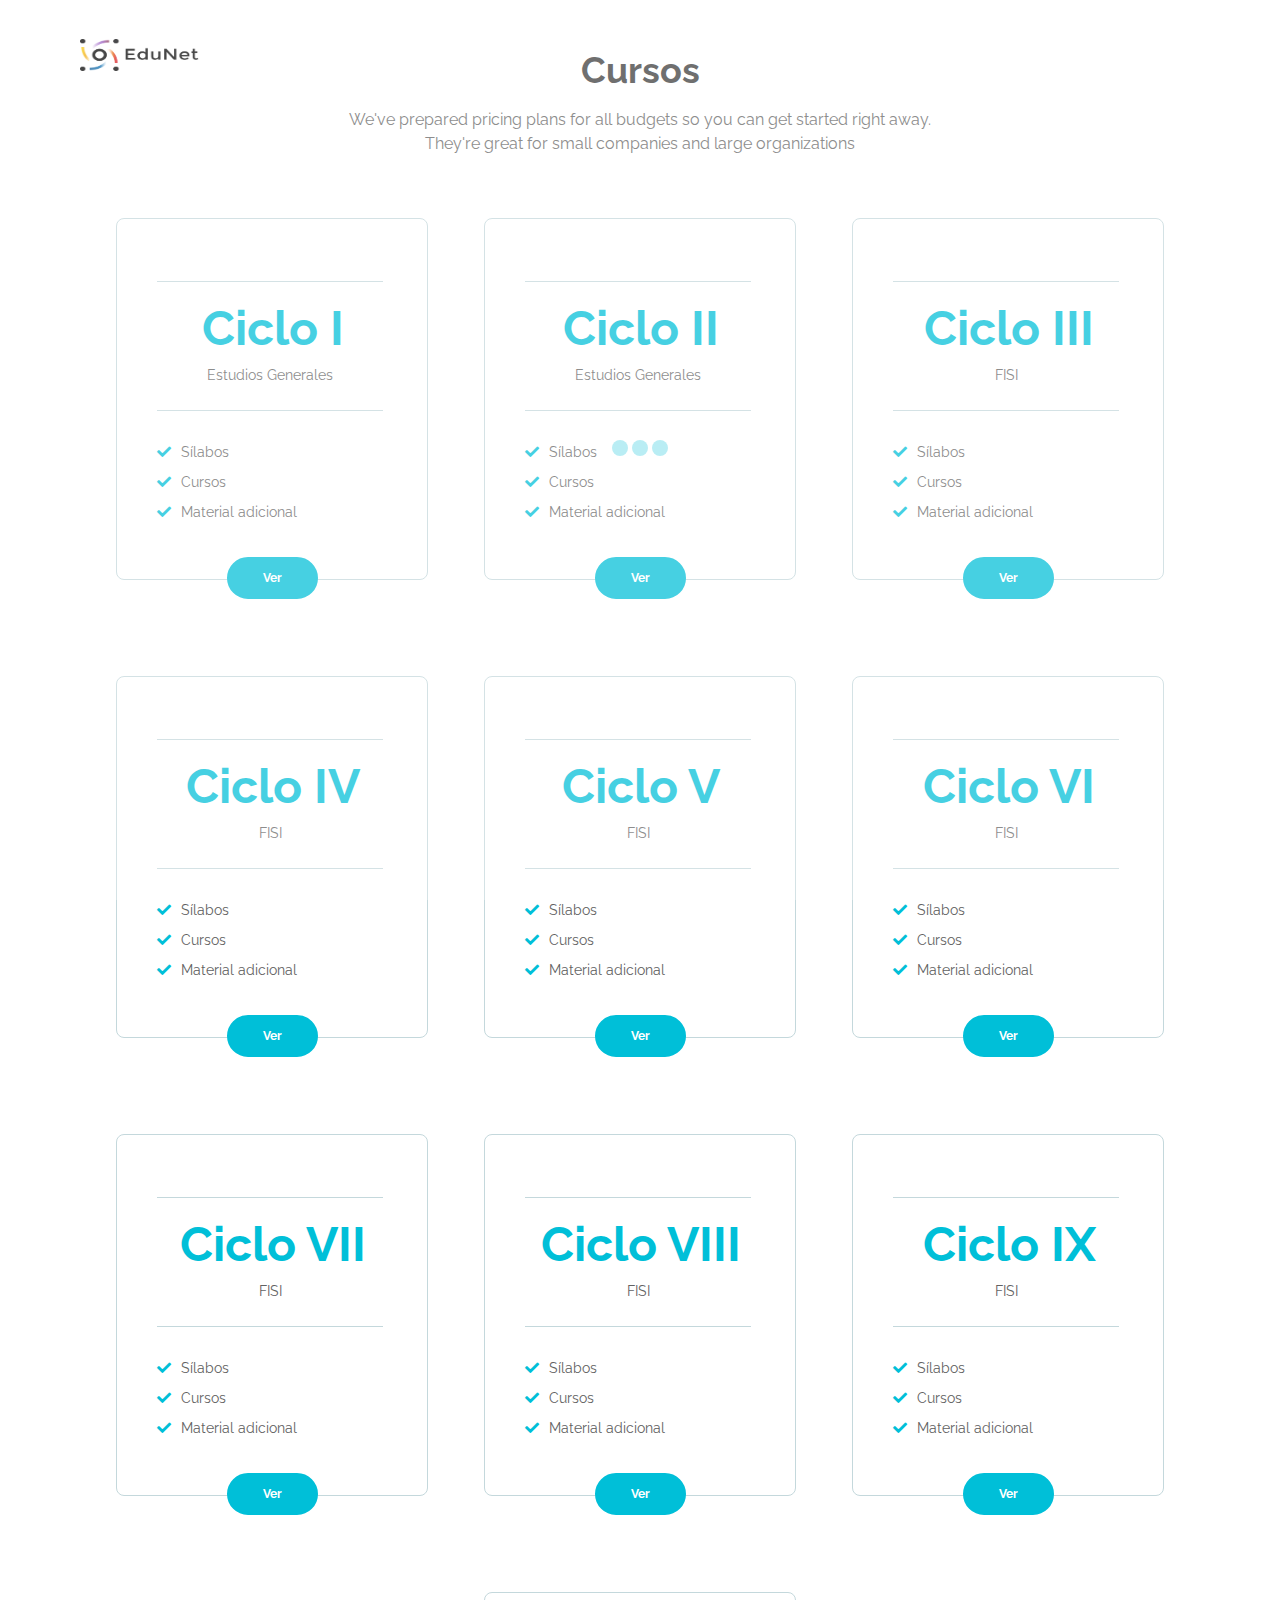
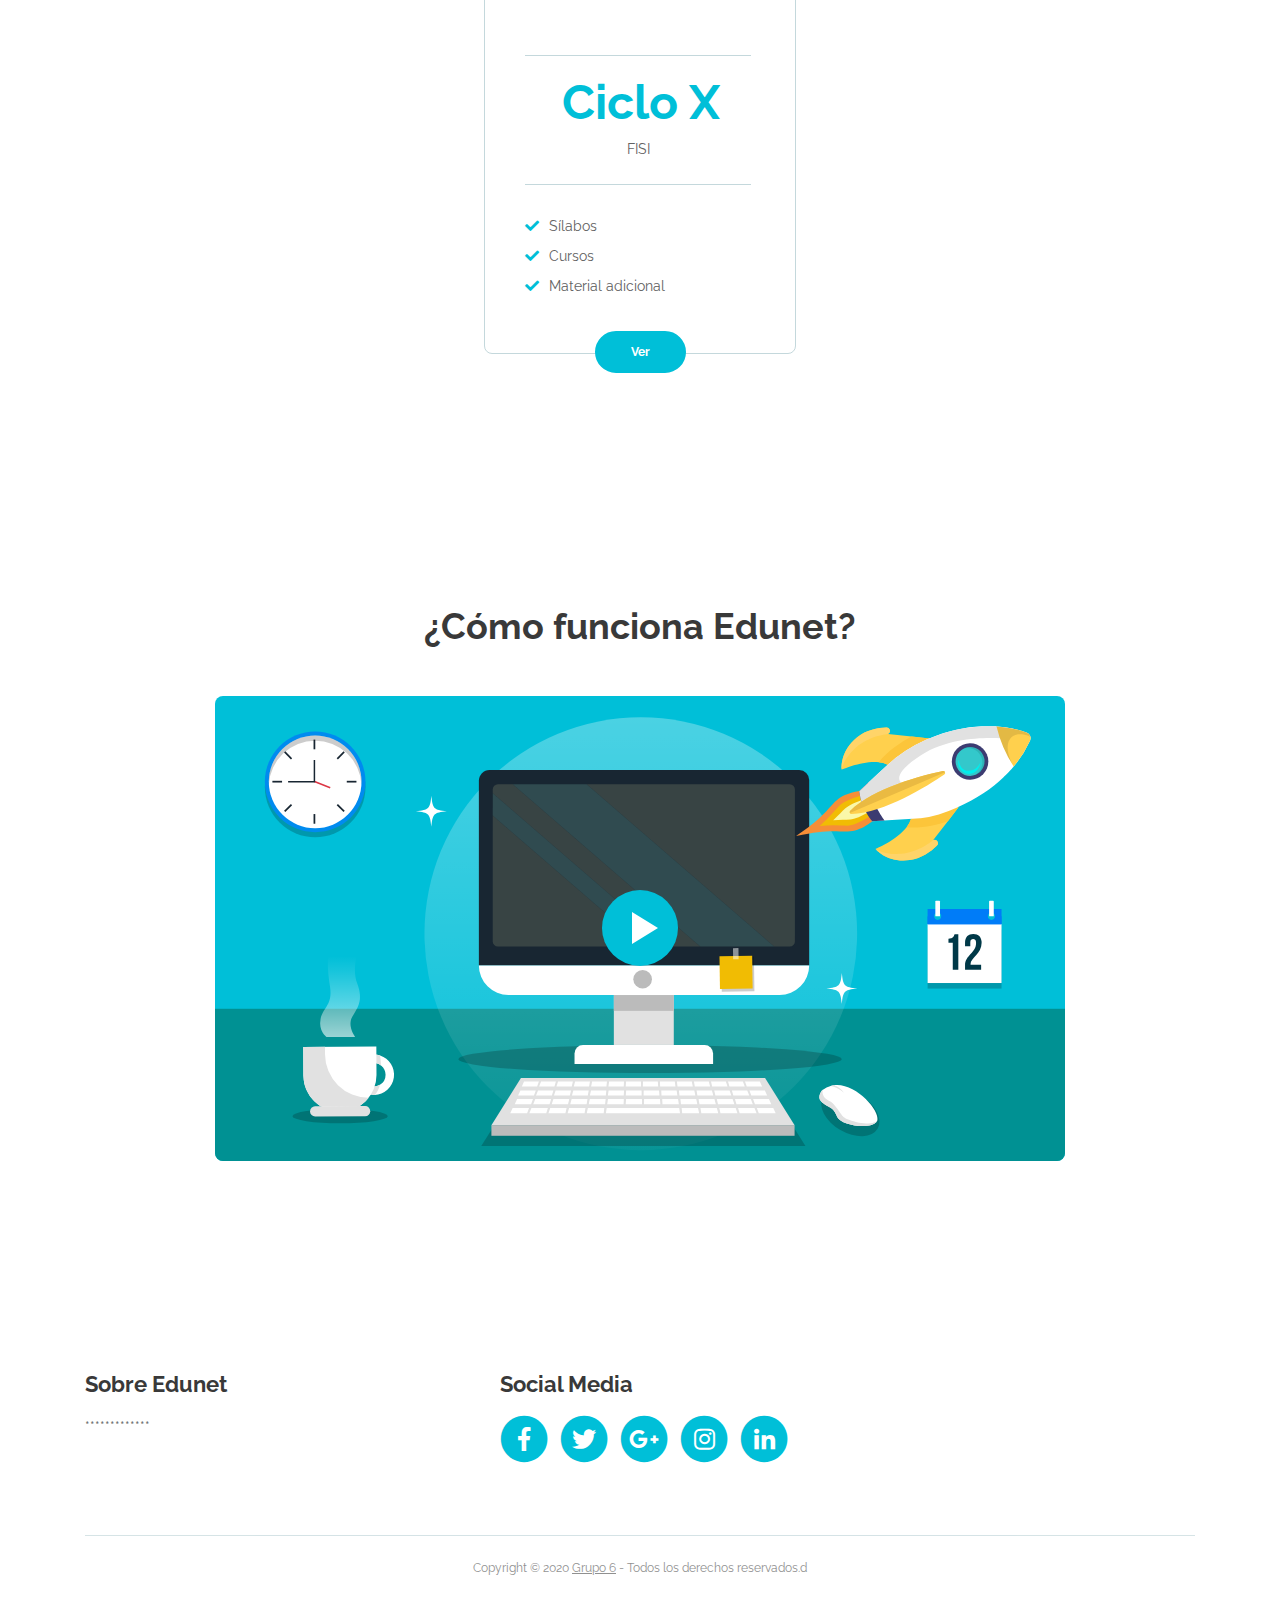
<file: web/Cursos.html>
<!DOCTYPE html>
<html lang="en">
<head>
    <meta charset="utf-8">
    <meta name="viewport" content="width=device-width, initial-scale=1, shrink-to-fit=no">

    <!-- SEO Meta Tags -->
    <meta name="description" content="Create a stylish landing page for your business startup and get leads for the offered services with this HTML landing page template.">
    <meta name="author" content="GRUPO 6">

    <!-- Website Title -->
    <title>Edunet FISI</title>

    <!-- Styles -->
    <link href="https://fonts.googleapis.com/css?family=Raleway:400,400i,600,700,700i&amp;subset=latin-ext" rel="stylesheet">
    <link href="css/bootstrap.css" rel="stylesheet">
    <link href="css/fontawesome-all.css" rel="stylesheet">
    <link href="css/swiper.css" rel="stylesheet">
	<link href="css/magnific-popup.css" rel="stylesheet">
	<link href="css/styles.css" rel="stylesheet">

	<!-- Favicon  -->
    <link rel="icon" href="images/edu.png">
</head>
<body data-spy="scroll" data-target=".fixed-top">

    <!-- Preloader -->
	<div class="spinner-wrapper">
        <div class="spinner">
            <div class="bounce1"></div>
            <div class="bounce2"></div>
            <div class="bounce3"></div>
        </div>
    </div>
    <!-- end of preloader -->


    <!-- Navigation -->
    <nav class="navbar navbar-expand-lg navbar-dark navbar-custom fixed-top">
        <!-- Text Logo - Use this if you don't have a graphic logo -->
        <!-- <a class="navbar-brand logo-text page-scroll" href="index.html">Evolo</a> -->

        <!-- Image Logo -->
        <a class="navbar-brand logo-image" href="index.html"><img src="images/edunet.png" alt="alternative"></a>

        <!-- Mobile Menu Toggle Button -->
        <button class="navbar-toggler" type="button" data-toggle="collapse" data-target="#navbarsExampleDefault" aria-controls="navbarsExampleDefault" aria-expanded="false" aria-label="Toggle navigation">
            <span class="navbar-toggler-awesome fas fa-bars"></span>
            <span class="navbar-toggler-awesome fas fa-times"></span>
        </button>
        <!-- end of mobile menu toggle button -->

        <div class="collapse navbar-collapse" id="navbarsExampleDefault">
            <ul class="navbar-nav ml-auto">
                <li class="nav-item">
                    <a class="nav-link page-scroll" href="Ingreso.php">Inicio<span class="sr-only">(current)</span></a>
                </li>
                <li class="nav-item">
                    <a class="nav-link page-scroll" href="Ciclos.html">Ciclos</a>
                </li>

                <li class="nav-item">
                    <a class="nav-link page-scroll" href="Cursos.html">Cursos</a>
                </li>



                <li class="nav-item">
                    <a class="nav-link page-scroll" href="Docentes.html">Docentes</a>
                </li>

                <li class="nav-item">
                    <a class="nav-link page-scroll" href="Recursos_adicionales.html">Recursos adicionales</a>
                </li>

                <li class="nav-item">
                    <a class="nav-link page-scroll" href="index.html">Cerrar sesión</a>
                </li>
            </ul>

        </div>
    </nav> 




    <div id="pricing" class="cards-2">
            <div class="container">
                <div class="row">
                    <div class="col-lg-12">
                        <h2>Cursos</h2>
                        <p class="p-heading p-large">We've prepared pricing plans for all budgets so you can get started right away. They're great for small companies and large organizations</p>
                    </div> <!-- end of col -->
                </div> <!-- end of row -->
                <div class="row">
                    <div class="col-lg-12">

                        <!-- Card-->
                        <div class="card">
                            <div class="card-body">
                                <div class="card-title"></div>
                                <div class="card-subtitle"></div>
                                <hr class="cell-divide-hr">
                                <div class="price">
                                    <span class="currency"></span><span class="value">Ciclo I</span>
                                    <div class="frequency">Estudios Generales</div>
                                </div>
                                <hr class="cell-divide-hr">
                                <ul class="list-unstyled li-space-lg">
                                    <li class="media">
                                        <i class="fas fa-check"></i><div class="media-body">Sílabos</div>
                                    </li>
                                    <li class="media">
                                        <i class="fas fa-check"></i><div class="media-body">Cursos</div>
                                    </li>
                                    <li class="media">
                                        <i class="fas fa-check"></i><div class="media-body">Material adicional</div>
                                    </li>

                                </ul>
                                <div class="button-wrapper">
                                    <a class="btn-solid-reg page-scroll" href="#request">Ver</a>
                                </div>
                            </div>
                        </div> <!-- end of card -->
                        <!-- end of card -->
                        <div class="card">
                            <div class="card-body">
                                <div class="card-title"></div>
                                <div class="card-subtitle"></div>
                                <hr class="cell-divide-hr">
                                <div class="price">
                                    <span class="currency"></span><span class="value">Ciclo II</span>
                                    <div class="frequency">Estudios Generales</div>
                                </div>
                                <hr class="cell-divide-hr">
                                <ul class="list-unstyled li-space-lg">
                                    <li class="media">
                                        <i class="fas fa-check"></i><div class="media-body">Sílabos</div>
                                    </li>
                                    <li class="media">
                                        <i class="fas fa-check"></i><div class="media-body">Cursos</div>
                                    </li>
                                    <li class="media">
                                        <i class="fas fa-check"></i><div class="media-body">Material adicional</div>
                                    </li>

                                </ul>
                                <div class="button-wrapper">
                                    <a class="btn-solid-reg page-scroll" href="#request">Ver</a>
                                </div>
                            </div>
                        </div> <!-- end of card -->
                        <div class="card">
                            <div class="card-body">
                                <div class="card-title"></div>
                                <div class="card-subtitle"></div>
                                <hr class="cell-divide-hr">
                                <div class="price">
                                    <span class="currency"></span><span class="value"> Ciclo III</span>
                                    <div class="frequency">FISI</div>
                                </div>
                                <hr class="cell-divide-hr">
                                <ul class="list-unstyled li-space-lg">
                                    <li class="media">
                                        <i class="fas fa-check"></i><div class="media-body">Sílabos</div>
                                    </li>
                                    <li class="media">
                                        <i class="fas fa-check"></i><div class="media-body">Cursos</div>
                                    </li>
                                    <li class="media">
                                        <i class="fas fa-check"></i><div class="media-body">Material adicional</div>
                                    </li>

                                </ul>
                                <div class="button-wrapper">
                                    <a class="btn-solid-reg page-scroll" href="#request">Ver</a>
                                </div>
                            </div>
                        </div> <!-- end of card -->

                        <div class="card">
                            <div class="card-body">
                                <div class="card-title"></div>
                                <div class="card-subtitle"></div>
                                <hr class="cell-divide-hr">
                                <div class="price">
                                    <span class="currency"></span><span class="value"> Ciclo IV</span>
                                    <div class="frequency">FISI</div>
                                </div>
                                <hr class="cell-divide-hr">
                                <ul class="list-unstyled li-space-lg">
                                    <li class="media">
                                        <i class="fas fa-check"></i><div class="media-body">Sílabos</div>
                                    </li>
                                    <li class="media">
                                        <i class="fas fa-check"></i><div class="media-body">Cursos</div>
                                    </li>
                                    <li class="media">
                                        <i class="fas fa-check"></i><div class="media-body">Material adicional</div>
                                    </li>

                                </ul>
                                <div class="button-wrapper">
                                    <a class="btn-solid-reg page-scroll" href="#request">Ver</a>
                                </div>
                            </div>
                        </div> <!-- end of card -->
                        <div class="card">
                            <div class="card-body">
                                <div class="card-title"></div>
                                <div class="card-subtitle"></div>
                                <hr class="cell-divide-hr">
                                <div class="price">
                                    <span class="currency"></span><span class="value"> Ciclo V</span>
                                    <div class="frequency">FISI</div>
                                </div>
                                <hr class="cell-divide-hr">
                                <ul class="list-unstyled li-space-lg">
                                    <li class="media">
                                        <i class="fas fa-check"></i><div class="media-body">Sílabos</div>
                                    </li>
                                    <li class="media">
                                        <i class="fas fa-check"></i><div class="media-body">Cursos</div>
                                    </li>
                                    <li class="media">
                                        <i class="fas fa-check"></i><div class="media-body">Material adicional</div>
                                    </li>

                                </ul>
                                <div class="button-wrapper">
                                    <a class="btn-solid-reg page-scroll" href="#request">Ver</a>
                                </div>
                            </div>
                        </div> <!-- end of card -->
                        <div class="card">
                            <div class="card-body">
                                <div class="card-title"></div>
                                <div class="card-subtitle"></div>
                                <hr class="cell-divide-hr">
                                <div class="price">
                                    <span class="currency"></span><span class="value"> Ciclo VI</span>
                                    <div class="frequency">FISI</div>
                                </div>
                                <hr class="cell-divide-hr">
                                <ul class="list-unstyled li-space-lg">
                                    <li class="media">
                                        <i class="fas fa-check"></i><div class="media-body">Sílabos</div>
                                    </li>
                                    <li class="media">
                                        <i class="fas fa-check"></i><div class="media-body">Cursos</div>
                                    </li>
                                    <li class="media">
                                        <i class="fas fa-check"></i><div class="media-body">Material adicional</div>
                                    </li>

                                </ul>
                                <div class="button-wrapper">
                                    <a class="btn-solid-reg page-scroll" href="#request">Ver</a>
                                </div>
                            </div>
                        </div> <!-- end of card -->
                        <div class="card">
                            <div class="card-body">
                                <div class="card-title"></div>
                                <div class="card-subtitle"></div>
                                <hr class="cell-divide-hr">
                                <div class="price">
                                    <span class="currency"></span><span class="value"> Ciclo VII</span>
                                    <div class="frequency">FISI</div>
                                </div>
                                <hr class="cell-divide-hr">
                                <ul class="list-unstyled li-space-lg">
                                    <li class="media">
                                        <i class="fas fa-check"></i><div class="media-body">Sílabos</div>
                                    </li>
                                    <li class="media">
                                        <i class="fas fa-check"></i><div class="media-body">Cursos</div>
                                    </li>
                                    <li class="media">
                                        <i class="fas fa-check"></i><div class="media-body">Material adicional</div>
                                    </li>

                                </ul>
                                <div class="button-wrapper">
                                    <a class="btn-solid-reg page-scroll" href="#request">Ver</a>
                                </div>
                            </div>
                        </div> <!-- end of card -->

                        <div class="card">
                            <div class="card-body">
                                <div class="card-title"></div>
                                <div class="card-subtitle"></div>
                                <hr class="cell-divide-hr">
                                <div class="price">
                                    <span class="currency"></span><span class="value"> Ciclo VIII</span>
                                    <div class="frequency">FISI</div>
                                </div>
                                <hr class="cell-divide-hr">
                                <ul class="list-unstyled li-space-lg">
                                    <li class="media">
                                        <i class="fas fa-check"></i><div class="media-body">Sílabos</div>
                                    </li>
                                    <li class="media">
                                        <i class="fas fa-check"></i><div class="media-body">Cursos</div>
                                    </li>
                                    <li class="media">
                                        <i class="fas fa-check"></i><div class="media-body">Material adicional</div>
                                    </li>

                                </ul>
                                <div class="button-wrapper">
                                    <a class="btn-solid-reg page-scroll" href="#request">Ver</a>
                                </div>
                            </div>
                        </div> <!-- end of card -->
                        <div class="card">
                            <div class="card-body">
                                <div class="card-title"></div>
                                <div class="card-subtitle"></div>
                                <hr class="cell-divide-hr">
                                <div class="price">
                                    <span class="currency"></span><span class="value"> Ciclo IX</span>
                                    <div class="frequency">FISI</div>
                                </div>
                                <hr class="cell-divide-hr">
                                <ul class="list-unstyled li-space-lg">
                                    <li class="media">
                                        <i class="fas fa-check"></i><div class="media-body">Sílabos</div>
                                    </li>
                                    <li class="media">
                                        <i class="fas fa-check"></i><div class="media-body">Cursos</div>
                                    </li>
                                    <li class="media">
                                        <i class="fas fa-check"></i><div class="media-body">Material adicional</div>
                                    </li>

                                </ul>
                                <div class="button-wrapper">
                                    <a class="btn-solid-reg page-scroll" href="#request">Ver</a>
                                </div>
                            </div>
                        </div> <!-- end of card -->

                        <div class="card">
                            <div class="card-body">
                                <div class="card-title"></div>
                                <div class="card-subtitle"></div>
                                <hr class="cell-divide-hr">
                                <div class="price">
                                    <span class="currency"></span><span class="value"> Ciclo X</span>
                                    <div class="frequency">FISI</div>
                                </div>
                                <hr class="cell-divide-hr">
                                <ul class="list-unstyled li-space-lg">
                                    <li class="media">
                                        <i class="fas fa-check"></i><div class="media-body">Sílabos</div>
                                    </li>
                                    <li class="media">
                                        <i class="fas fa-check"></i><div class="media-body">Cursos</div>
                                    </li>
                                    <li class="media">
                                        <i class="fas fa-check"></i><div class="media-body">Material adicional</div>
                                    </li>

                                </ul>
                                <div class="button-wrapper">
                                    <a class="btn-solid-reg page-scroll" href="#request">Ver</a>
                                </div>
                            </div>
                        </div> <!-- end of card -->



                    </div> <!-- end of col -->
                </div> <!-- end of row -->
            </div> <!-- end of container -->
        </div> <!-- end of cards-2 -->
        <!-- end of pricing -->


<!-- Video -->
<div class="basic-3">
    <div class="container">
        <div class="row">
            <div class="col-lg-12">
                <h2>¿Cómo funciona Edunet?</h2>
            </div> <!-- end of col -->
        </div> <!-- end of row -->
        <div class="row">
            <div class="col-lg-12">

                <!-- Video Preview -->
                <div class="image-container">
                    <div class="video-wrapper">
                        <a class="popup-youtube" href="https://www.youtube.com/watch?v=fLCjQJCekTs" data-effect="fadeIn">
                            <img class="img-fluid" src="images/video-frame.svg" alt="alternative">
                            <span class="video-play-button">
                                <span></span>
                            </span>
                        </a>
                    </div> <!-- end of video-wrapper -->
                </div> <!-- end of image-container -->
                <!-- end of video preview -->

                <p> <strong></strong> </p>
            </div> <!-- end of col -->
        </div> <!-- end of row -->
    </div> <!-- end of container -->
</div> <!-- end of basic-3 -->
<!-- end of video -->


    <!-- Footer -->
    <div class="footer">
        <div class="container">
            <div class="row">
                <div class="col-md-4">
                    <div class="footer-col">
                        <h4>Sobre Edunet</h4>
                        <p>*************</p>
                    </div>
                </div> <!-- end of col -->

                <div class="col-md-4">
                    <div class="footer-col last">
                        <h4>Social Media</h4>
                        <span class="fa-stack">
                            <a href="#your-link">
                                <i class="fas fa-circle fa-stack-2x"></i>
                                <i class="fab fa-facebook-f fa-stack-1x"></i>
                            </a>
                        </span>
                        <span class="fa-stack">
                            <a href="#your-link">
                                <i class="fas fa-circle fa-stack-2x"></i>
                                <i class="fab fa-twitter fa-stack-1x"></i>
                            </a>
                        </span>
                        <span class="fa-stack">
                            <a href="#your-link">
                                <i class="fas fa-circle fa-stack-2x"></i>
                                <i class="fab fa-google-plus-g fa-stack-1x"></i>
                            </a>
                        </span>
                        <span class="fa-stack">
                            <a href="#your-link">
                                <i class="fas fa-circle fa-stack-2x"></i>
                                <i class="fab fa-instagram fa-stack-1x"></i>
                            </a>
                        </span>
                        <span class="fa-stack">
                            <a href="#your-link">
                                <i class="fas fa-circle fa-stack-2x"></i>
                                <i class="fab fa-linkedin-in fa-stack-1x"></i>
                            </a>
                        </span>
                    </div>
                </div> <!-- end of col -->
            </div> <!-- end of row -->
        </div> <!-- end of container -->
    </div> <!-- end of footer -->
    <!-- end of footer -->


    <!-- Copyright -->
    <div class="copyright">
        <div class="container">
            <div class="row">
                <div class="col-lg-12">
                    <p class="p-small">Copyright © 2020 <a href="https://inovatik.com">Grupo 6</a> - Todos los derechos reservados.d</p>
                </div> <!-- end of col -->
            </div> <!-- enf of row -->
        </div> <!-- end of container -->
    </div> <!-- end of copyright -->
    <!-- end of copyright -->


    <!-- Scripts -->
    <script src="js/jquery.min.js"></script> <!-- jQuery for Bootstrap's JavaScript plugins -->
    <script src="js/popper.min.js"></script> <!-- Popper tooltip library for Bootstrap -->
    <script src="js/bootstrap.min.js"></script> <!-- Bootstrap framework -->
    <script src="js/jquery.easing.min.js"></script> <!-- jQuery Easing for smooth scrolling between anchors -->
    <script src="js/swiper.min.js"></script> <!-- Swiper for image and text sliders -->
    <script src="js/jquery.magnific-popup.js"></script> <!-- Magnific Popup for lightboxes -->
    <script src="js/validator.min.js"></script> <!-- Validator.js - Bootstrap plugin that validates forms -->
    <script src="js/scripts.js"></script> <!-- Custom scripts -->
</body>
</html>
</file>
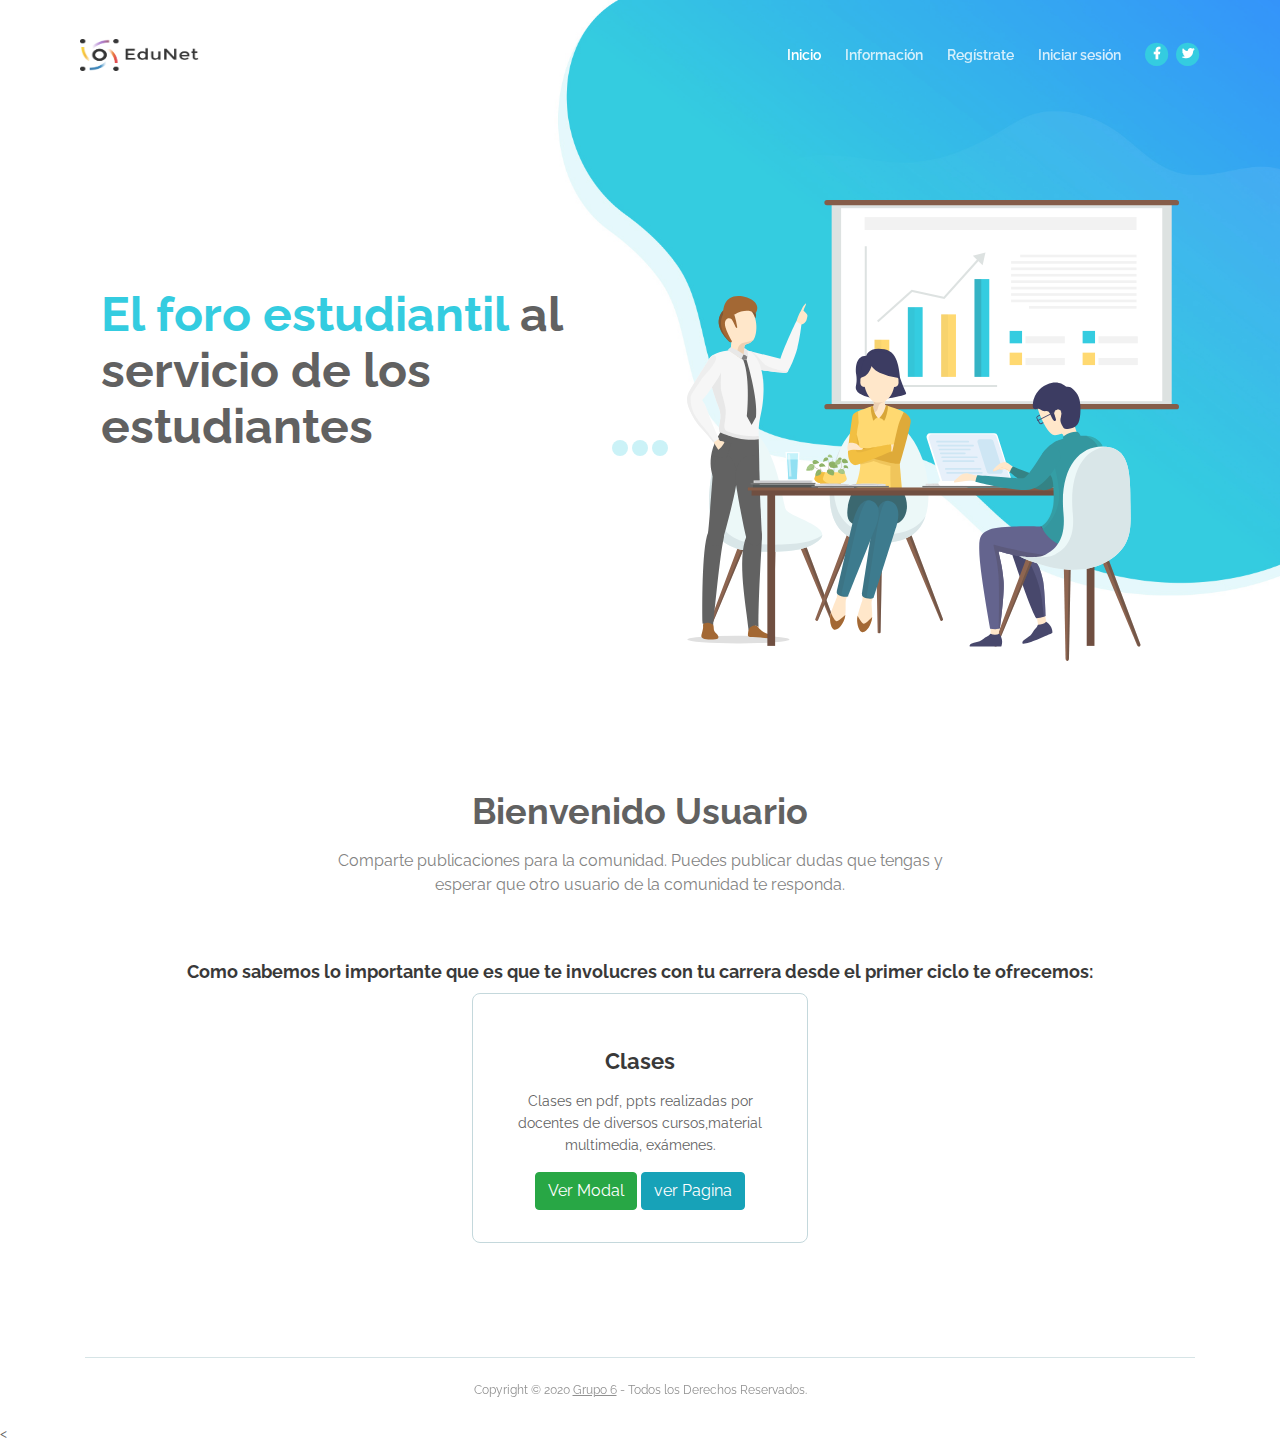
<file: web/foro.html>
<!DOCTYPE html>
<html lang="es">
<head>
    <meta charset="utf-8">
    <meta name="viewport" content="width=device-width, initial-scale=1, shrink-to-fit=no">

    <meta name="description" content="Proyecto del grupo 6 del curso de Procesos de Software. Grupo 6">
    <meta name="author" content="GRUPO 6">

    <title>Edunet FISI</title>

    <link href="https://fonts.googleapis.com/css?family=Raleway:400,400i,600,700,700i&amp;subset=latin-ext" rel="stylesheet">
    <link href="css/bootstrap.css" rel="stylesheet">
    <link href="css/fontawesome-all.css" rel="stylesheet">
    <link href="css/swiper.css" rel="stylesheet">
	<link href="css/magnific-popup.css" rel="stylesheet">
	<link href="css/styles.css" rel="stylesheet">
    <link rel="icon" href="images/edu.png">
</head>

<body data-spy="scroll" data-target=".fixed-top">

	<div class="spinner-wrapper">
        <div class="spinner">
            <div class="bounce1"></div>
            <div class="bounce2"></div>
            <div class="bounce3"></div>
        </div>
    </div>
  

    <!-- SECCIÓN DE LA NAVEGACIÓN -->
    <nav class="navbar navbar-expand-lg navbar-dark navbar-custom fixed-top">

        <!-- Imagen Logo -->
        <a class="navbar-brand logo-image" href="index.html"><img src="images/edunet.png" alt="alternative"></a>

        <!-- Menú responsive -->
        <button class="navbar-toggler" type="button" data-toggle="collapse" data-target="#navbarsExampleDefault" aria-controls="navbarsExampleDefault" aria-expanded="false" aria-label="Toggle navigation">
            <span class="navbar-toggler-awesome fas fa-bars"></span>
            <span class="navbar-toggler-awesome fas fa-times"></span>
        </button>
        <!-- Fin menú responsive -->

        <div class="collapse navbar-collapse" id="navbarsExampleDefault">


            <ul class="navbar-nav ml-auto">
                <li class="nav-item">
                    <a class="nav-link page-scroll" href="#header">Inicio <span class="sr-only">(current)</span></a>
                </li>

                <li class="nav-item">
                    <a class="nav-link page-scroll" href="#services">Información</a>
                </li>

                <li class="nav-item">
                    <a class="nav-link page-scroll" href="#request">Regístrate</a>
                </li>

                <li class="nav-item">
                    <a class="nav-link page-scroll" href="login.html">Iniciar sesión</a>
                </li>
            </ul>


            <span class="nav-item social-icons">
                <span class="fa-stack">
                    <a href="#">
                        <i class="fas fa-circle fa-stack-2x facebook"></i>
                        <i class="fab fa-facebook-f fa-stack-1x"></i>
                    </a>
                </span>
                <span class="fa-stack">
                    <a href="#">
                        <i class="fas fa-circle fa-stack-2x twitter"></i>
                        <i class="fab fa-twitter fa-stack-1x"></i>
                    </a>
                </span>
            </span>



        </div>
    </nav> 



    <!-- Header -->
    <header id="header" class="header">
        <div class="header-content">
            <div class="container">
                <div class="row">
                    <div class="col-lg-6">
                        <div class="text-container">
                            <h1><span class="turquoise">El foro estudiantil </span>al servicio de los estudiantes</h1>
                            <p class="p-large"></p>
                        </div> 
                    </div> 
                    <div class="col-lg-6">
                        <div class="image-container">
                            <img class="img-fluid" src="images/header-teamwork.svg" alt="imagen1">
                        </div>
                    </div> 
                </div> 
            </div> 
        </div> 
    </header> 
    <!-- Fin del  header -->



    <!-- servicios -->
    <div id="services" class="cards-1">
        <div class="container">
            <div class="row">
                <div class="col-lg-12">
                    <h2>Bienvenido Usuario</h2>
                    <p class="p-heading p-large">Comparte publicaciones para la comunidad. Puedes publicar dudas que tengas y esperar que otro usuario de la comunidad te responda.</p>
                    <h5>Como sabemos lo importante que es que te involucres con tu carrera desde el primer ciclo te ofrecemos: <h5>
                </div> 
            </div> 

            <div class="row">
                <div class="col-lg-12">

                    <!-- Card -->
                    <div class="card">
                        <div class="card-body">
                            <h4 class="card-title">Clases</h4>
                            <p>Clases en pdf, ppts realizadas por docentes de diversos cursos,material multimedia, exámenes.
                            </p>
                            <button class="btn btn-success">
                                Ver Modal
                            </button>
                            <button class="btn btn-info">
                                ver Pagina 
                            </button>
                        </div>
                    </div>
                    <!-- fin del card-->

                </div> 
            </div> 
        </div> 
    </div> 
    <!-- fin seccion de los servicios-->



    <!-- Copyright -->
    <div class="copyright">
        <div class="container">
            <div class="row">
                <div class="col-lg-12">
                    <p class="p-small">Copyright © 2020 <a href="#">Grupo 6</a> - Todos los Derechos Reservados.</p>
                </div> 
            </div> 
        </div> 
    </div> <
    <!-- fin sección copyright -->


    <!-- Scripts -->
    <script src="js/jquery.min.js"></script> <!-- jQuery for Bootstrap's JavaScript plugins -->
    <script src="js/popper.min.js"></script> <!-- Popper tooltip library for Bootstrap -->
    <script src="js/bootstrap.min.js"></script> <!-- Bootstrap framework -->
    <script src="js/jquery.easing.min.js"></script> <!-- jQuery Easing for smooth scrolling between anchors -->
    <script src="js/swiper.min.js"></script> <!-- Swiper for image and text sliders -->
    <script src="js/jquery.magnific-popup.js"></script> <!-- Magnific Popup for lightboxes -->
    <script src="js/validator.min.js"></script> <!-- Validator.js - Bootstrap plugin that validates forms -->
    <script src="js/scripts.js"></script> <!-- Custom scripts -->
</body>
</html>
</file>
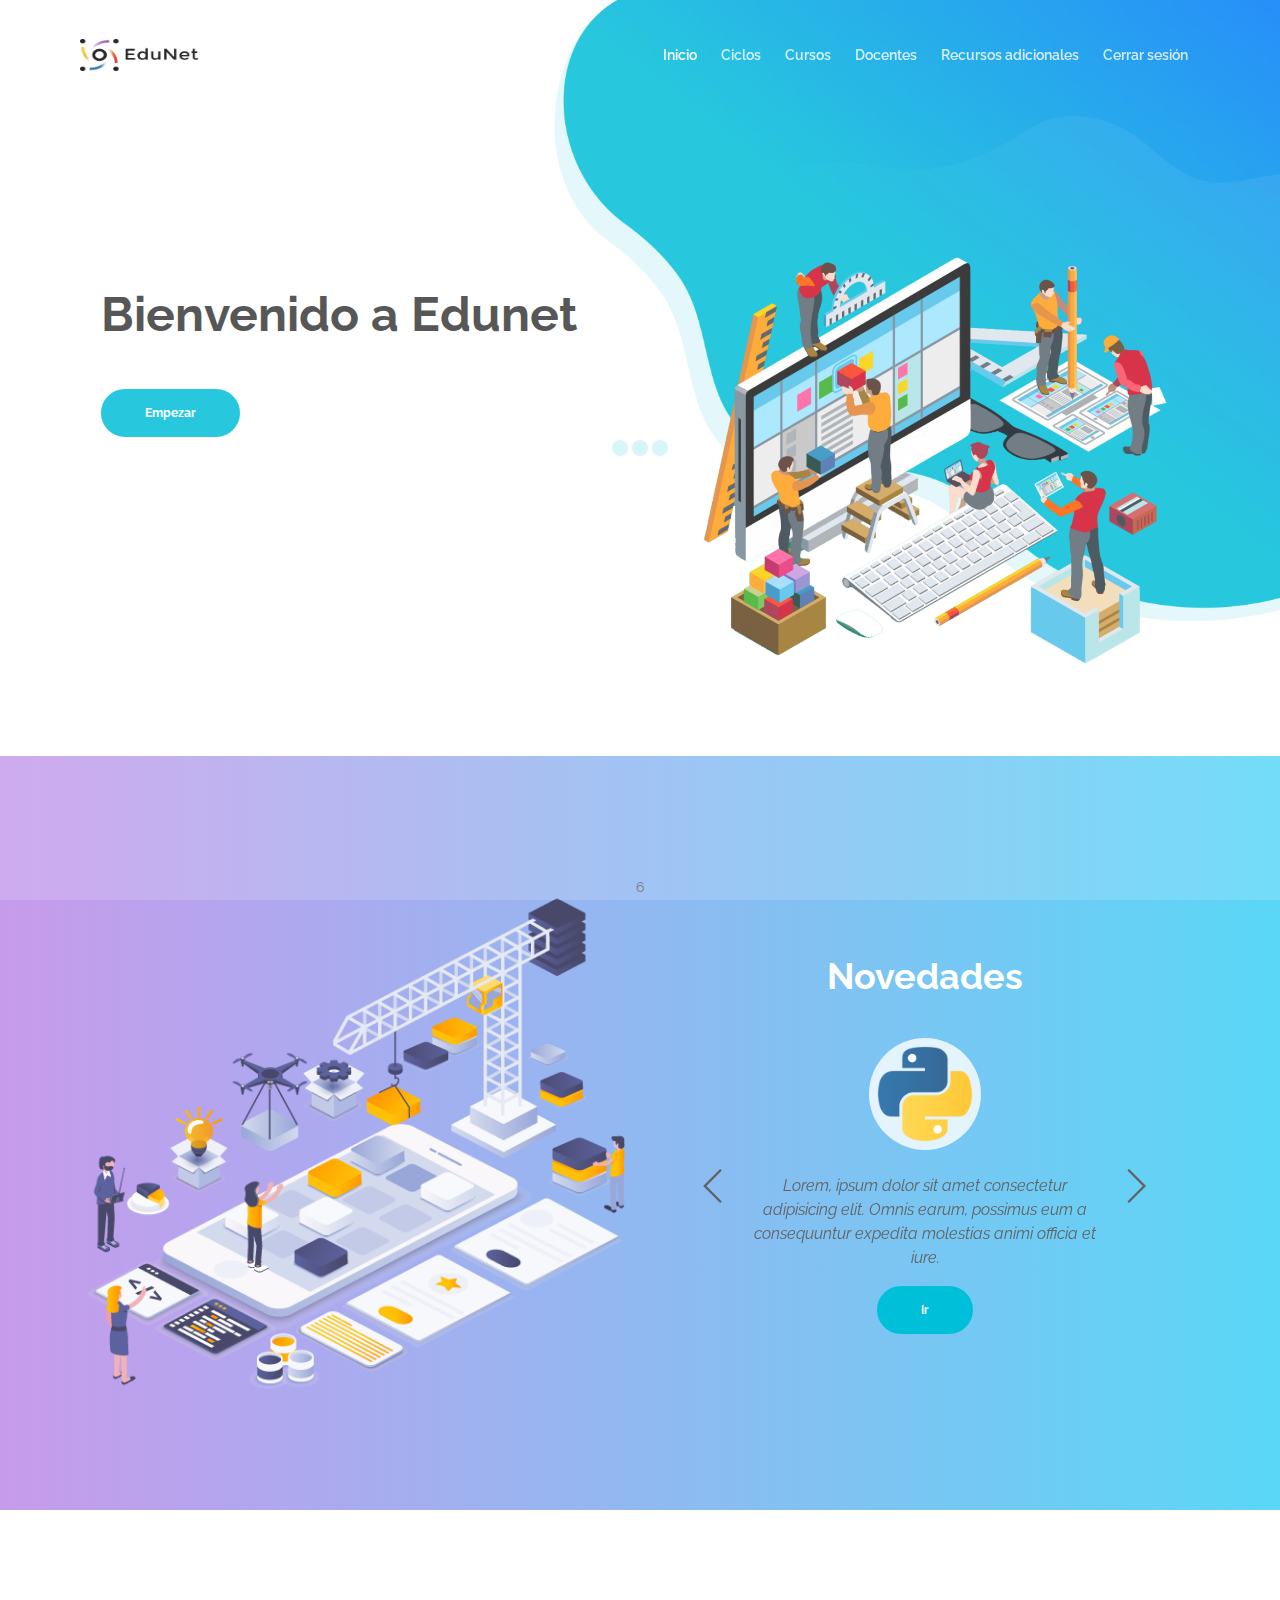
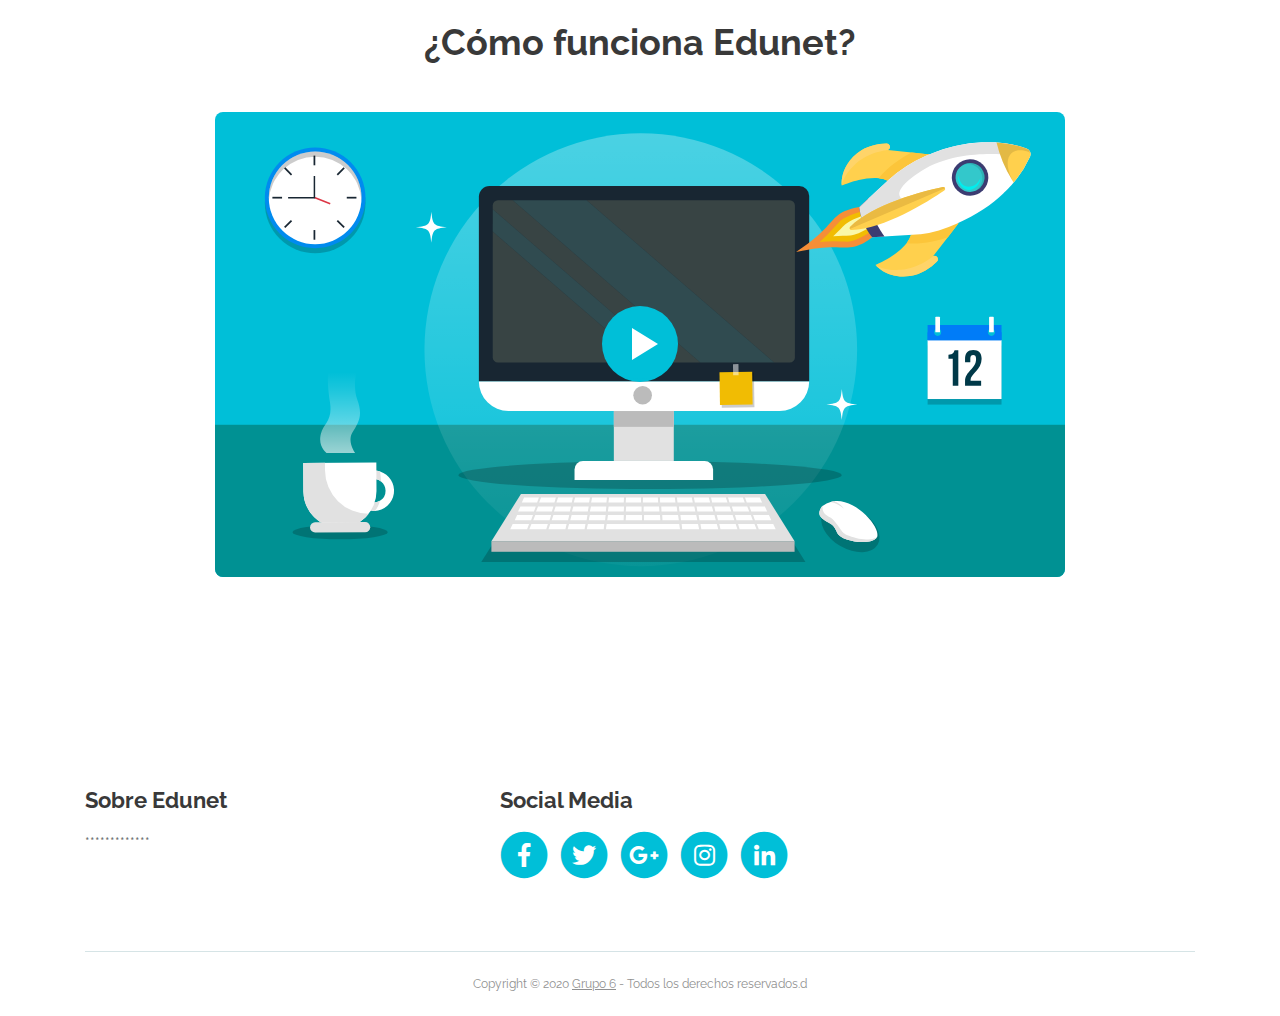
<file: web/ingreso.html>
<!DOCTYPE html>
<html lang="es">
<head>
    <meta charset="utf-8">
    <meta name="viewport" content="width=device-width, initial-scale=1, shrink-to-fit=no">

    <meta name="description" content="Proyecto del grupo 6 del curso de Procesos de Software. Grupo 6">
    <meta name="author" content="GRUPO 6">

    <title>Edunet FISI</title>

    <link href="https://fonts.googleapis.com/css?family=Raleway:400,400i,600,700,700i&amp;subset=latin-ext" rel="stylesheet">
    <link href="css/bootstrap.css" rel="stylesheet">
    <link href="css/fontawesome-all.css" rel="stylesheet">
    <link href="css/swiper.css" rel="stylesheet">
	<link href="css/magnific-popup.css" rel="stylesheet">
	<link href="css/styles.css" rel="stylesheet">

    <link rel="icon" href="images/edu.png">
</head>


<body data-spy="scroll" data-target=".fixed-top">

	<div class="spinner-wrapper">
        <div class="spinner">
            <div class="bounce1"></div>
            <div class="bounce2"></div>
            <div class="bounce3"></div>
        </div>
    </div>



    <!-- Navigation -->
    <nav class="navbar navbar-expand-lg navbar-dark navbar-custom fixed-top">

        <!-- Image Logo -->
        <a class="navbar-brand logo-image" href="index.html"><img src="images/edunet.png" alt="alternative"></a>

        <!-- Sección menú responsive -->
        <button class="navbar-toggler" type="button" data-toggle="collapse" data-target="#navbarsExampleDefault" aria-controls="navbarsExampleDefault" aria-expanded="false" aria-label="Toggle navigation">
            <span class="navbar-toggler-awesome fas fa-bars"></span>
            <span class="navbar-toggler-awesome fas fa-times"></span>
        </button>
        <!-- fin sección menú responsive -->

        <div class="collapse navbar-collapse" id="navbarsExampleDefault">
            <ul class="navbar-nav ml-auto">
                <li class="nav-item">
                    <a class="nav-link page-scroll" href="#header">Inicio<span class="sr-only">(current)</span></a>
                </li>
                <li class="nav-item">
                    <a class="nav-link page-scroll" href="Ciclos.html">Ciclos</a>
                </li>

                <li class="nav-item">
                    <a class="nav-link page-scroll" href="Cursos.html">Cursos</a>
                </li>



                <li class="nav-item">
                    <a class="nav-link page-scroll" href="login_register.php">Docentes</a>
                </li>

                <li class="nav-item">
                    <a class="nav-link page-scroll" href="login_register.php">Recursos adicionales</a>
                </li>

                <li class="nav-item">
                    <a class="nav-link page-scroll" href="index.html">Cerrar sesión</a>
                </li>
            </ul>

        </div>
    </nav> <!-- end of navbar -->
    <!-- end of navigation -->


    <!-- Header -->
    <header id="header" class="header">

        <div class="header-content">
            <div class="container">
                <div class="row">

                    <div class="col-lg-6">
                        <div class="text-container">
                            <h1>Bienvenido a Edunet</span>
                            <p class="p-large"></p>
                            <a class="btn-solid-lg page-scroll" href="Ciclos.html">Empezar</a>
                        </div> 
                    </div> 


                    <div class="col-lg-6">
                        <div class="image-container">
                            <img class="img-fluid" src="img\product-screen-2.png" alt="alternative">
                        </div> 
                    </div> 

                    
                </div> 
            </div> 
        </div> 


    </header> 
    <!-- end of header -->


<center>
        <div class="slider-2">6
            <div class="container">
                <div class="row">
                    <div class="col-lg-6">
                        <div class="image-container">
                            <img class="img-fluid" src="img\moviles1.png" alt="">
                        </div> <!-- end of image-container -->
                    </div> <!-- end of col -->
                    <div class="col-lg-6">
                        <h2>Novedades</h2>

                        <!-- Card Slider -->
                        <div class="slider-container">
                            <div class="swiper-container card-slider">
                                <div class="swiper-wrapper">

                                    <!-- Slide -->
                                    <div class="swiper-slide">
                                        <div class="card">
                                            <img class="card-image" src="img\Python-logo.jpg" alt="alternative">
                                            <div class="card-body">
                                                <p class="testimonial-text">Lorem, ipsum dolor sit amet consectetur adipisicing elit. Omnis earum, possimus eum a consequuntur expedita molestias animi officia et iure.</p>
                                                <p class="p-large"></p>
                                                <a class="btn-solid-lg page-scroll" href="#">Ir</a>
                                            </div>
                                        </div>
                                    </div>
                                    <!-- end of slide -->

                                    <!-- Slide -->
                                    <div class="swiper-slide">
                                        <div class="card">
                                            <img class="card-image" src="img\c++.jpg" alt="alternative">
                                            <div class="card-body">
                                                <p class="testimonial-text">Lorem ipsum dolor sit amet consectetur, adipisicing elit. Quibusdam nemo porro neque itaque quidem, tempore vero nihil cumque iste voluptas.</p>
                                                <p class="p-large"></p>
                                                <a class="btn-solid-lg page-scroll" href="#">Ir</a>
                                            </div>
                                        </div>
                                    </div> <!-- end of swiper-slide -->
                                    <!-- end of slide -->

                                    <!-- Slide -->
                                    <div class="swiper-slide">
                                        <div class="card">
                                            <img class="card-image" src="img\html5-1.jpg" alt="alternative">
                                            <div class="card-body">
                                                <p class="testimonial-text">Lorem ipsum dolor sit amet consectetur adipisicing elit. Eum corporis corrupti incidunt rerum aliquid facere debitis, dignissimos suscipit fugiat voluptates.</p>
                                                <p class="p-large"></p>
                                                <a class="btn-solid-lg page-scroll" href="#services">Ir</a>
                                            </div>
                                        </div>
                                    </div> <!-- end of swiper-slide -->
                                    <!-- end of slide -->

                                </div> <!-- end of swiper-wrapper -->

                                <!-- Add Arrows -->
                                <div class="swiper-button-next"></div>
                                <div class="swiper-button-prev"></div>
                                <!-- end of add arrows -->

                            </div> <!-- end of swiper-container -->
                        </div> <!-- end of slider-container -->
                        <!-- end of card slider -->

                    </div> <!-- end of col -->
                </div> <!-- end of row -->
            </div> <!-- end of container -->
        </div> <!-- end of slider-2 -->
</center>


<!-- Video -->
<div class="basic-3">
    <div class="container">
        <div class="row">
            <div class="col-lg-12">
                <h2>¿Cómo funciona Edunet?</h2>
            </div> <!-- end of col -->
        </div> <!-- end of row -->
        <div class="row">
            <div class="col-lg-12">

                <!-- Video Preview -->
                <div class="image-container">
                    <div class="video-wrapper">
                        <a class="popup-youtube" href="https://www.youtube.com/watch?v=fLCjQJCekTs" data-effect="fadeIn">
                            <img class="img-fluid" src="images/video-frame.svg" alt="alternative">
                            <span class="video-play-button">
                                <span></span>
                            </span>
                        </a>
                    </div> <!-- end of video-wrapper -->
                </div> <!-- end of image-container -->
                <!-- end of video preview -->

                <p> <strong></strong> </p>
            </div> <!-- end of col -->
        </div> <!-- end of row -->
    </div> <!-- end of container -->
</div> <!-- end of basic-3 -->
<!-- end of video -->


    <!-- Footer -->
    <div class="footer">
        <div class="container">
            <div class="row">
                <div class="col-md-4">
                    <div class="footer-col">
                        <h4>Sobre Edunet</h4>
                        <p>*************</p>
                    </div>
                </div> <!-- end of col -->

                <div class="col-md-4">
                    <div class="footer-col last">
                        <h4>Social Media</h4>
                        <span class="fa-stack">
                            <a href="#request">
                                <i class="fas fa-circle fa-stack-2x"></i>
                                <i class="fab fa-facebook-f fa-stack-1x"></i>
                            </a>
                        </span>
                        <span class="fa-stack">
                            <a href="#request">
                                <i class="fas fa-circle fa-stack-2x"></i>
                                <i class="fab fa-twitter fa-stack-1x"></i>
                            </a>
                        </span>
                        <span class="fa-stack">
                            <a href="#request">
                                <i class="fas fa-circle fa-stack-2x"></i>
                                <i class="fab fa-google-plus-g fa-stack-1x"></i>
                            </a>
                        </span>
                        <span class="fa-stack">
                            <a href="#request">
                                <i class="fas fa-circle fa-stack-2x"></i>
                                <i class="fab fa-instagram fa-stack-1x"></i>
                            </a>
                        </span>
                        <span class="fa-stack">
                            <a href="#request">
                                <i class="fas fa-circle fa-stack-2x"></i>
                                <i class="fab fa-linkedin-in fa-stack-1x"></i>
                            </a>
                        </span>
                    </div>
                </div> <!-- end of col -->
            </div> <!-- end of row -->
        </div> <!-- end of container -->
    </div> <!-- end of footer -->
    <!-- end of footer -->


    <!-- Copyright -->
    <div class="copyright">
        <div class="container">
            <div class="row">
                <div class="col-lg-12">
                    <p class="p-small">Copyright © 2020 <a href="#request">Grupo 6</a> - Todos los derechos reservados.d</p>
                </div> 
            </div> 
        </div> 
    </div> 
    <!-- end of copyright -->


    <!-- Scripts -->
    <script src="js/jquery.min.js"></script> <!-- jQuery for Bootstrap's JavaScript plugins -->
    <script src="js/popper.min.js"></script> <!-- Popper tooltip library for Bootstrap -->
    <script src="js/bootstrap.min.js"></script> <!-- Bootstrap framework -->
    <script src="js/jquery.easing.min.js"></script> <!-- jQuery Easing for smooth scrolling between anchors -->
    <script src="js/swiper.min.js"></script> <!-- Swiper for image and text sliders -->
    <script src="js/jquery.magnific-popup.js"></script> <!-- Magnific Popup for lightboxes -->
    <script src="js/validator.min.js"></script> <!-- Validator.js - Bootstrap plugin that validates forms -->
    <script src="js/scripts.js"></script> <!-- Custom scripts -->
</body>
</html>
</file>
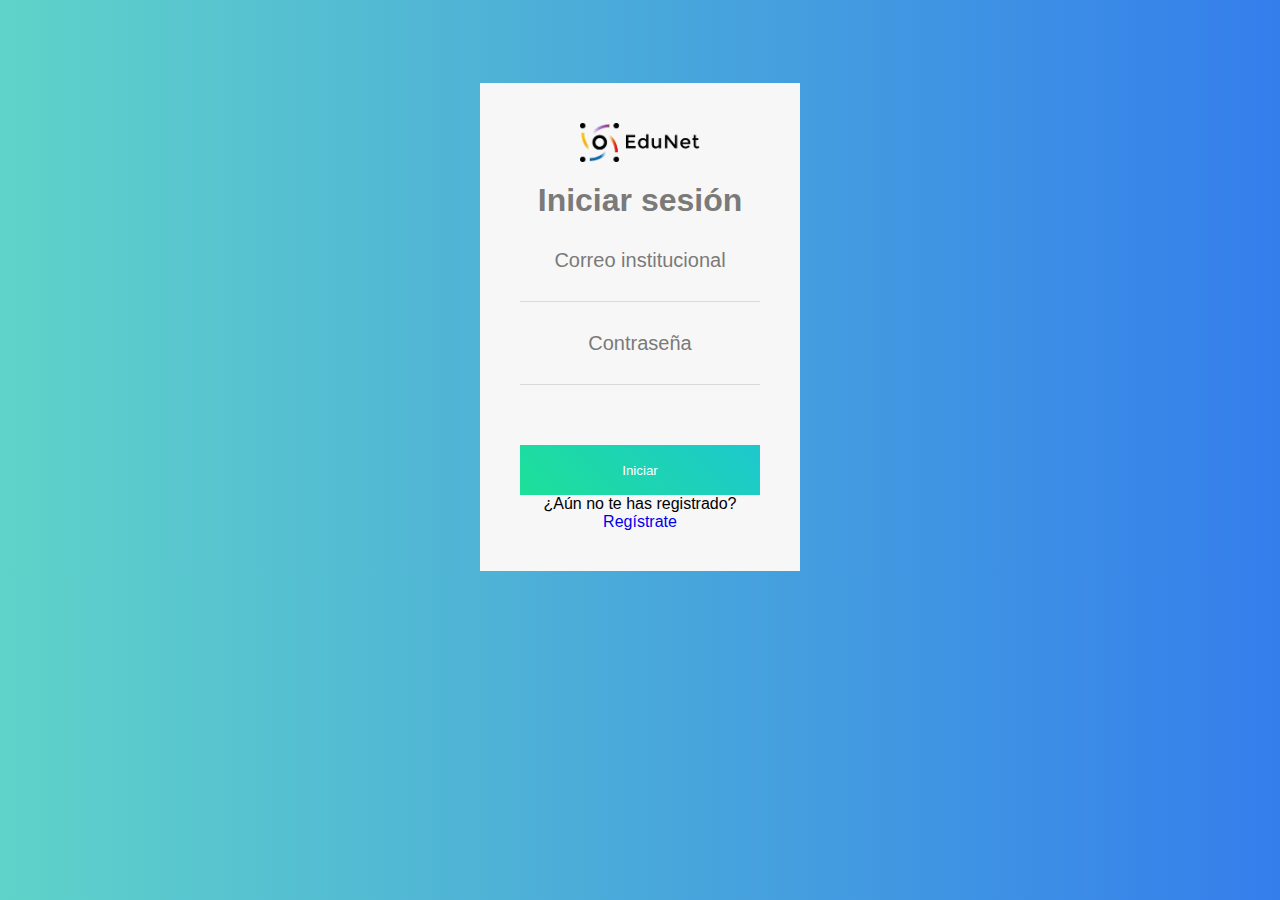
<file: web/login.html>
<!DOCTYPE html>
<html>

<head>
    <meta charset="utf-8">
    <meta http-equiv="X-UA-Compatible" content="IE=edge">
    <title></title>
    <meta name="description" content="">
    <meta name="viewport" content="width=device-width, initial-scale=1">
    <link rel="stylesheet" href="style2.css">
    <link href="https://fonts.googleapis.com/css?family=Muli:400|Oswald:700&display=swap" rel="stylesheet">

</head>

<body>
    <center>
    <div class="container-all">
        <div class="ctn-form">
          <img src="images/edunet.png"  alt="" class="logo">
          <h1 class="title"> Iniciar sesión</h1>
          <form action="">
            <center>
              <label for="">Correo institucional</label>
              <input type="text">
              <label for="">Contraseña</label>
                <input type="password">
                <input type="submit" value="Iniciar">
              </center>
          </form>
          <span class="text-footer">¿Aún no te has registrado?
            <a href="registro.html">Regístrate</a>
          </span>
          </div>
      </div>
    </center>


</body>

</html>
</file>
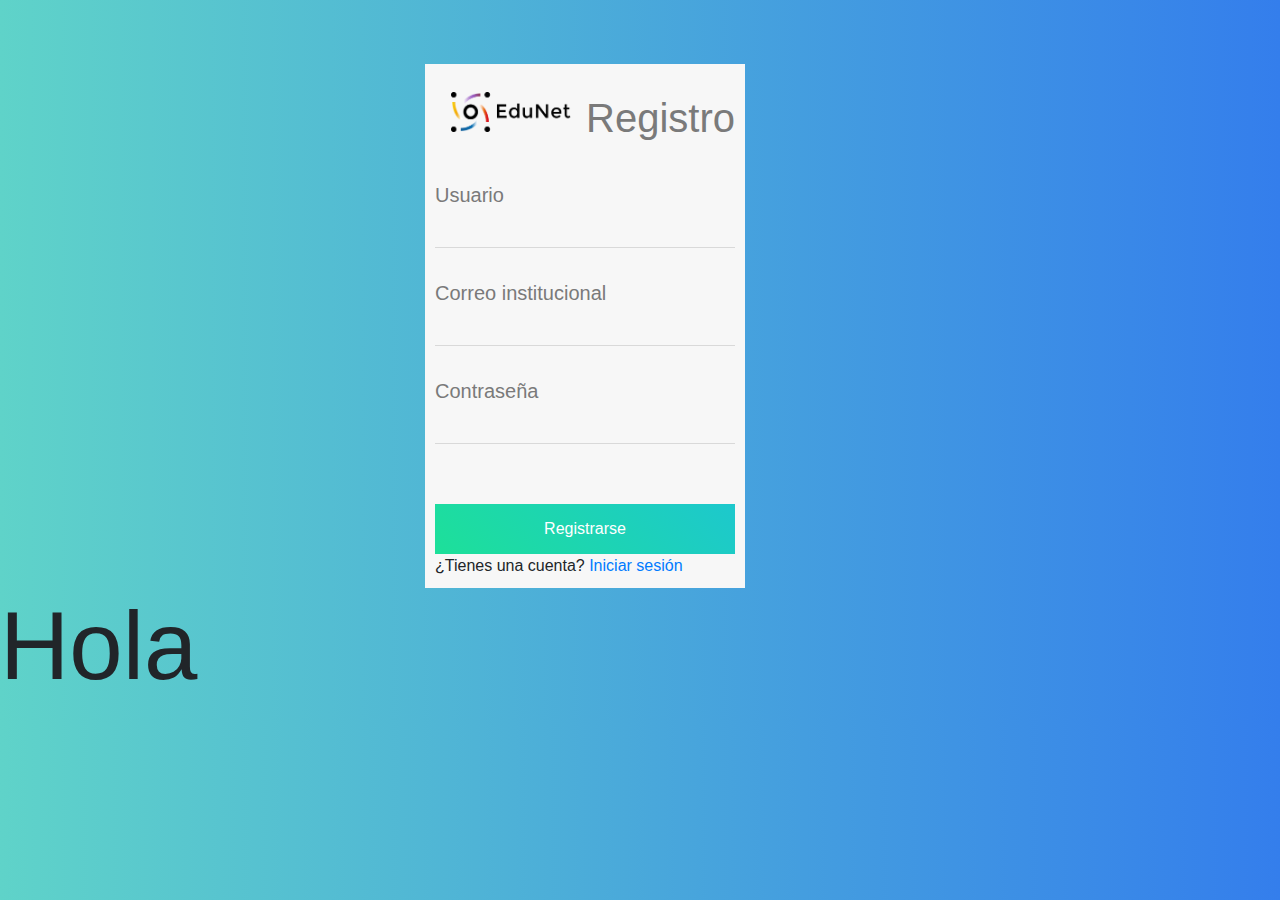
<file: web/registro.html>
<!DOCTYPE html>
<html>

<head>
    <meta charset="utf-8">
    <meta http-equiv="X-UA-Compatible" content="IE=edge">
    <title></title>
    <meta name="description" content="">
    <meta name="viewport" content="width=device-width, initial-scale=1">
    <link rel="stylesheet" href="style.css">
    <link href="https://fonts.googleapis.com/css?family=Muli:400|Oswald:700&display=swap" rel="stylesheet">
    <link rel="stylesheet" href="css/bootstrap.css">

</head>

  <body>

    <div class="container-all">

      <div class="ctn-form row">
        <img src="images/edunet.png"  alt="logo" class="logo">
          
        <h1 class="title">Registro</h1>
        <form action="">
          <label for="usuario">Usuario</label>
          <input type="text" id="usuario">
          <span class="msg-error"></span>
          <label for="">Correo institucional</label>
          <input type="text">
          <span class="msg-error"></span>
          <label for="">Contraseña</label>
          <input type="password">
          <span class="msg-error"></span>
          <input type="submit" value="Registrarse">
        </form>
        
        <span class="text-footer">
          ¿Tienes una cuenta?
          <a href="login.html">Iniciar sesión</a>
        </span>

      </div>
    </div>

    <p class="display-1">Hola</p>
  </body>
</html>
</file>
<file: web/css/styles.css>
/* Template: Evolo - StartUp HTML Landing Page Template
   Author: Inovatik
   Created: June 2019
   Description: Master CSS file
*/

/*****************************************
Table Of Contents:

01. General Styles
02. Preloader
03. Navigation
04. Header
05. Customers
06. Services
07. Details 1
08. Details 2
09. Details Lightboxes
10. Pricing
11. Request
12. Video
13. Testimonials
14. About
15. Contact
16. Footer
17. Copyright
18. Back To Top Button
19. Extra Pages
20. Media Queries
******************************************/

/*****************************************
Colors:
- Backgrounds - turquoise #00bfd8
- Backgrounds - blue #0079f9
- Backgrounds - light gray #f7fcfd
- Buttons, bullets, icons, links - turquoise #00bfd8
- Cards border, inputs border - light gray #c4d8dc
- Text headers, navbar links - black #393939
- Text body - black #626262
******************************************/


/******************************/
/*     01. General Styles     */
/******************************/
body,
html {
    width: 100%;
	height: 100%;
}

body, p {
	color: #626262;
	font: 400 0.875rem/1.375rem "Raleway", sans-serif;
}

.p-large {
	font: 400 1rem/1.5rem "Raleway", sans-serif;
}

.p-small {
	font: 400 0.75rem/1.25rem "Raleway", sans-serif;
}

.p-heading {
	margin-bottom: 3.875rem;
}

.li-space-lg li {
	margin-bottom: 0.25rem;
}

.indent {
	padding-left: 1.25rem;
}

h1 {
	color: #393939;
	font: 700 3rem/3.5rem "Raleway", sans-serif;
}

h2 {
	color: #393939;
	font: 700 2.25rem/2.75rem "Raleway", sans-serif;
}

h3 {
	color: #393939;
	font: 700 1.75rem/2rem "Raleway", sans-serif;
}

h4 {
	color: #393939;
	font: 700 1.375rem/1.875rem "Raleway", sans-serif;
}

h5 {
	color: #393939;
	font: 700 1.125rem/1.625rem "Raleway", sans-serif;
}

h6 {
	color: #393939;
	font: 700 1rem/1.5rem "Raleway", sans-serif;
}

a {
	color: #626262;
	text-decoration: underline;
}

a:hover {
	color: #626262;
	text-decoration: underline;
}

a.turquoise {
	color: #00bfd8;
}

a.white {
	color: #fff;
}

.testimonial-text {
	font: italic 400 1rem/1.5rem "Raleway", sans-serif;
}

.testimonial-author {
	font: 700 1rem/1.5rem "Raleway", sans-serif;
}

.turquoise {
	color: #00bfd8;
}

.btn-solid-reg {
	display: inline-block;
	padding: 1.1875rem 2.125rem 1.1875rem 2.125rem;
	border: 0.125rem solid #00bfd8;
	border-radius: 2rem;
	background-color: #00bfd8;
	color: #fff;
	font: 700 0.75rem/0 "Raleway", sans-serif;
	text-decoration: none;
	transition: all 0.2s;
}

.btn-solid-reg:hover {
	background-color: transparent;
	color: #00bfd8;
	text-decoration: none;
}

.btn-solid-lg {
	display: inline-block;
	padding: 1.375rem 2.625rem 1.375rem 2.625rem;
	border: 0.125rem solid #00bfd8;
	border-radius: 2rem;
	background-color: #00bfd8;
	color: #fff;
	font: 700 0.75rem/0 "Raleway", sans-serif;
	text-decoration: none;
	transition: all 0.2s;
}

.btn-solid-lg:hover {
	background-color: transparent;
	color: #00bfd8;
	text-decoration: none;
}

.btn-outline-reg {
	display: inline-block;
	padding: 1.1875rem 2.125rem 1.1875rem 2.125rem;
	border: 0.125rem solid #00bfd8;
	border-radius: 2rem;
	background-color: transparent;
	color: #00bfd8;
	font: 700 0.75rem/0 "Raleway", sans-serif;
	text-decoration: none;
	transition: all 0.2s;
}

.btn-outline-reg:hover {
	background-color: #00bfd8;
	color: #fff;
	text-decoration: none;
}

.btn-outline-lg {
	display: inline-block;
	padding: 1.375rem 2.625rem 1.375rem 2.625rem;
	border: 0.125rem solid #00bfd8;
	border-radius: 2rem;
	background-color: transparent;
	color: #00bfd8;
	font: 700 0.75rem/0 "Raleway", sans-serif;
	text-decoration: none;
	transition: all 0.2s;
}

.btn-outline-lg:hover {
	background-color: #00bfd8;
	color: #fff;
	text-decoration: none;
}

.btn-outline-sm {
	display: inline-block;
	padding: 1rem 1.625rem 0.875rem 1.625rem;
	border: 0.125rem solid #00bfd8;
	border-radius: 2rem;
	background-color: transparent;
	color: #00bfd8;
	font: 700 0.625rem/0 "Raleway", sans-serif;
	text-decoration: none;
	transition: all 0.2s;
}

.btn-outline-sm:hover {
	background-color: #00bfd8;
	color: #fff;
	text-decoration: none;
}

.form-group {
	position: relative;
	margin-bottom: 1.25rem;
}

.form-group.has-error.has-danger {
	margin-bottom: 0.625rem;
}

.form-group.has-error.has-danger .help-block.with-errors ul {
	margin-top: 0.375rem;
}

.label-control {
	position: absolute;
	top: 0.87rem;
	left: 1.375rem;
	color: #626262;
	opacity: 1;
	font: 400 0.875rem/1.375rem "Raleway", sans-serif;
	cursor: text;
	transition: all 0.2s ease;
}

/* IE10+ hack to solve lower label text position compared to the rest of the browsers */
@media screen and (-ms-high-contrast: active), screen and (-ms-high-contrast: none) {
	.label-control {
		top: 0.9375rem;
	}
}

.form-control-input:focus + .label-control,
.form-control-input.notEmpty + .label-control,
.form-control-textarea:focus + .label-control,
.form-control-textarea.notEmpty + .label-control {
	top: 0.125rem;
	opacity: 1;
	font-size: 0.75rem;
	font-weight: 700;
}

.form-control-input,
.form-control-select {
	display: block; /* needed for proper display of the label in Firefox, IE, Edge */
	width: 100%;
	padding-top: 1.0625rem;
	padding-bottom: 0.0625rem;
	padding-left: 1.3125rem;
	border: 1px solid #c4d8dc;
	border-radius: 0.25rem;
	background-color: #fff;
	color: #626262;
	font: 400 0.875rem/1.875rem "Raleway", sans-serif;
	transition: all 0.2s;
	-webkit-appearance: none; /* removes inner shadow on form inputs on ios safari */
}

.form-control-select {
	padding-top: 0.5rem;
	padding-bottom: 0.5rem;
	height: 3rem;
}

/* IE10+ hack to solve lower label text position compared to the rest of the browsers */
@media screen and (-ms-high-contrast: active), screen and (-ms-high-contrast: none) {
	.form-control-input {
		padding-top: 1.25rem;
		padding-bottom: 0.75rem;
		line-height: 1.75rem;
	}

	.form-control-select {
		padding-top: 0.875rem;
		padding-bottom: 0.75rem;
		height: 3.125rem;
		line-height: 2.125rem;
	}
}

select {
    /* you should keep these first rules in place to maintain cross-browser behavior */
    -webkit-appearance: none;
	-moz-appearance: none;
	-ms-appearance: none;
    -o-appearance: none;
    appearance: none;
    background-image: url('../images/down-arrow.png');
    background-position: 96% 50%;
    background-repeat: no-repeat;
    outline: none;
}

select::-ms-expand {
    display: none; /* removes the ugly default down arrow on select form field in IE11 */
}

.form-control-textarea {
	display: block; /* used to eliminate a bottom gap difference between Chrome and IE/FF */
	width: 100%;
	height: 8rem; /* used instead of html rows to normalize height between Chrome and IE/FF */
	padding-top: 1.25rem;
	padding-left: 1.3125rem;
	border: 1px solid #c4d8dc;
	border-radius: 0.25rem;
	background-color: #fff;
	color: #626262;
	font: 400 0.875rem/1.75rem "Raleway", sans-serif;
	transition: all 0.2s;
}

.form-control-input:focus,
.form-control-select:focus,
.form-control-textarea:focus {
	border: 1px solid #a1a1a1;
	outline: none; /* Removes blue border on focus */
}

.form-control-input:hover,
.form-control-select:hover,
.form-control-textarea:hover {
	border: 1px solid #a1a1a1;
}

.checkbox {
	font: 400 0.75rem/1.25rem "Raleway", sans-serif;
}

input[type='checkbox'] {
	vertical-align: -15%;
	margin-right: 0.375rem;
}

/* IE10+ hack to raise checkbox field position compared to the rest of the browsers */
@media screen and (-ms-high-contrast: active), screen and (-ms-high-contrast: none) {
	input[type='checkbox'] {
		vertical-align: -9%;
	}
}

.form-control-submit-button {
	display: inline-block;
	width: 100%;
	height: 3.125rem;
	border: 1px solid #00bfd8;
	border-radius: 1.5rem;
	background-color: #00bfd8;
	color: #fff;
	font: 700 0.75rem/1.75rem "Raleway", sans-serif;
	cursor: pointer;
	transition: all 0.2s;
}

.form-control-submit-button:hover {
	background-color: transparent;
	color: #00bfd8;
}

/* Form Success And Error Message Formatting */
#rmsgSubmit.h3.text-center.tada.animated,
#cmsgSubmit.h3.text-center.tada.animated,
#pmsgSubmit.h3.text-center.tada.animated,
#rmsgSubmit.h3.text-center,
#cmsgSubmit.h3.text-center,
#pmsgSubmit.h3.text-center {
	display: block;
	margin-bottom: 0;
	color: #626262;
	font: 400 1.125rem/1rem "Raleway", sans-serif;
}

.help-block.with-errors .list-unstyled {
	color: #626262;
	font-size: 0.75rem;
	line-height: 1.125rem;
	text-align: left;
}

.help-block.with-errors ul {
	margin-bottom: 0;
}
/* end of form success and error message formatting */

/* Form Success And Error Message Animation - Animate.css */
@-webkit-keyframes tada {
	from {
		-webkit-transform: scale3d(1, 1, 1);
		-ms-transform: scale3d(1, 1, 1);
		transform: scale3d(1, 1, 1);
	}
	10%, 20% {
		-webkit-transform: scale3d(.9, .9, .9) rotate3d(0, 0, 1, -3deg);
		-ms-transform: scale3d(.9, .9, .9) rotate3d(0, 0, 1, -3deg);
		transform: scale3d(.9, .9, .9) rotate3d(0, 0, 1, -3deg);
	}
	30%, 50%, 70%, 90% {
		-webkit-transform: scale3d(1.1, 1.1, 1.1) rotate3d(0, 0, 1, 3deg);
		-ms-transform: scale3d(1.1, 1.1, 1.1) rotate3d(0, 0, 1, 3deg);
		transform: scale3d(1.1, 1.1, 1.1) rotate3d(0, 0, 1, 3deg);
	}
	40%, 60%, 80% {
		-webkit-transform: scale3d(1.1, 1.1, 1.1) rotate3d(0, 0, 1, -3deg);
		-ms-transform: scale3d(1.1, 1.1, 1.1) rotate3d(0, 0, 1, -3deg);
		transform: scale3d(1.1, 1.1, 1.1) rotate3d(0, 0, 1, -3deg);
	}
	to {
		-webkit-transform: scale3d(1, 1, 1);
		-ms-transform: scale3d(1, 1, 1);
		transform: scale3d(1, 1, 1);
	}
}

@keyframes tada {
	from {
		-webkit-transform: scale3d(1, 1, 1);
		-ms-transform: scale3d(1, 1, 1);
		transform: scale3d(1, 1, 1);
	}
	10%, 20% {
		-webkit-transform: scale3d(.9, .9, .9) rotate3d(0, 0, 1, -3deg);
		-ms-transform: scale3d(.9, .9, .9) rotate3d(0, 0, 1, -3deg);
		transform: scale3d(.9, .9, .9) rotate3d(0, 0, 1, -3deg);
	}
	30%, 50%, 70%, 90% {
		-webkit-transform: scale3d(1.1, 1.1, 1.1) rotate3d(0, 0, 1, 3deg);
		-ms-transform: scale3d(1.1, 1.1, 1.1) rotate3d(0, 0, 1, 3deg);
		transform: scale3d(1.1, 1.1, 1.1) rotate3d(0, 0, 1, 3deg);
	}
	40%, 60%, 80% {
		-webkit-transform: scale3d(1.1, 1.1, 1.1) rotate3d(0, 0, 1, -3deg);
		-ms-transform: scale3d(1.1, 1.1, 1.1) rotate3d(0, 0, 1, -3deg);
		transform: scale3d(1.1, 1.1, 1.1) rotate3d(0, 0, 1, -3deg);
	}
	to {
		-webkit-transform: scale3d(1, 1, 1);
		-ms-transform: scale3d(1, 1, 1);
		transform: scale3d(1, 1, 1);
	}
}

.tada {
	-webkit-animation-name: tada;
	animation-name: tada;
}

.animated {
	-webkit-animation-duration: 1s;
	animation-duration: 1s;
	-webkit-animation-fill-mode: both;
	animation-fill-mode: both;
}
/* end of form success and error message animation - Animate.css */

/* Fade-move Animation For Lightbox - Magnific Popup */
/* at start */
.my-mfp-slide-bottom .zoom-anim-dialog {
	opacity: 0;
	transition: all 0.2s ease-out;
	-webkit-transform: translateY(-1.25rem) perspective(37.5rem) rotateX(10deg);
	-ms-transform: translateY(-1.25rem) perspective(37.5rem) rotateX(10deg);
	transform: translateY(-1.25rem) perspective(37.5rem) rotateX(10deg);
}

/* animate in */
.my-mfp-slide-bottom.mfp-ready .zoom-anim-dialog {
	opacity: 1;
	-webkit-transform: translateY(0) perspective(37.5rem) rotateX(0);
	-ms-transform: translateY(0) perspective(37.5rem) rotateX(0);
	transform: translateY(0) perspective(37.5rem) rotateX(0);
}

/* animate out */
.my-mfp-slide-bottom.mfp-removing .zoom-anim-dialog {
	opacity: 0;
	-webkit-transform: translateY(-0.625rem) perspective(37.5rem) rotateX(10deg);
	-ms-transform: translateY(-0.625rem) perspective(37.5rem) rotateX(10deg);
	transform: translateY(-0.625rem) perspective(37.5rem) rotateX(10deg);
}

/* dark overlay, start state */
.my-mfp-slide-bottom.mfp-bg {
	opacity: 0;
	transition: opacity 0.2s ease-out;
}

/* animate in */
.my-mfp-slide-bottom.mfp-ready.mfp-bg {
	opacity: 0.8;
}
/* animate out */
.my-mfp-slide-bottom.mfp-removing.mfp-bg {
	opacity: 0;
}
/* end of fade-move animation for lightbox - magnific popup */

/* Fade Animation For Image Slider - Magnific Popup */
@-webkit-keyframes fadeIn {
	from {
		opacity: 0;
	}
	to {
		opacity: 1;
	}
}

@keyframes fadeIn {
	from {
		opacity: 0;
	}
	to {
		opacity: 1;
	}
}

.fadeIn {
	-webkit-animation: fadeIn 0.6s;
	animation: fadeIn 0.6s;
}

@-webkit-keyframes fadeOut {
	from {
		opacity: 1;
	}
	to {
		opacity: 0;
	}
}

@keyframes fadeOut {
	from {
		opacity: 1;
	}
	to {
		opacity: 0;
	}
}

.fadeOut {
	-webkit-animation: fadeOut 0.8s;
	animation: fadeOut 0.8s;
}
/* end of fade animation for image slider - magnific popup */


/*************************/
/*     02. Preloader     */
/*************************/
.spinner-wrapper {
	position: fixed;
	z-index: 999999;
	top: 0;
	right: 0;
	bottom: 0;
	left: 0;
	background: #fff;
}

.spinner {
	position: absolute;
	top: 50%; /* centers the loading animation vertically one the screen */
	left: 50%; /* centers the loading animation horizontally one the screen */
	width: 3.75rem;
	height: 1.25rem;
	margin: -0.625rem 0 0 -1.875rem; /* is width and height divided by two */
	text-align: center;
}

.spinner > div {
	display: inline-block;
	width: 1rem;
	height: 1rem;
	border-radius: 100%;
	background-color: #00bfd8;
	-webkit-animation: sk-bouncedelay 1.4s infinite ease-in-out both;
	animation: sk-bouncedelay 1.4s infinite ease-in-out both;
}

.spinner .bounce1 {
	-webkit-animation-delay: -0.32s;
	animation-delay: -0.32s;
}

.spinner .bounce2 {
	-webkit-animation-delay: -0.16s;
	animation-delay: -0.16s;
}

@-webkit-keyframes sk-bouncedelay {
	0%, 80%, 100% { -webkit-transform: scale(0); }
	40% { -webkit-transform: scale(1.0); }
}

@keyframes sk-bouncedelay {
	0%, 80%, 100% {
		-webkit-transform: scale(0);
		-ms-transform: scale(0);
		transform: scale(0);
	} 40% {
		-webkit-transform: scale(1.0);
		-ms-transform: scale(1.0);
		transform: scale(1.0);
	}
}


/**************************/
/*     03. Navigation     */
/**************************/
.navbar-custom {
	background-color: #fff;
	box-shadow: 0 0.0625rem 0.375rem 0 rgba(0, 0, 0, 0.1);
	font: 600 0.875rem/0.875rem "Raleway", sans-serif;
	transition: all 0.2s;
}

.navbar-custom .navbar-brand.logo-image img {
    width: 7.4375rem;
	height: 2rem;
}

.navbar-custom .navbar-brand.logo-text {
	font: 600 2rem/1.5rem "Raleway", sans-serif;
	color: #393939;
	text-decoration: none;
}

.navbar-custom .navbar-nav {
	margin-top: 0.75rem;
	margin-bottom: 0.5rem;
}

.navbar-custom .nav-item .nav-link {
	padding: 0.625rem 0.75rem 0.625rem 0.75rem;
	color: #393939;
	text-decoration: none;
	transition: all 0.2s ease;
}

.navbar-custom .nav-item .nav-link:hover,
.navbar-custom .nav-item .nav-link.active {
	color: #00bfd8;
}

/* Dropdown Menu */
.navbar-custom .dropdown:hover > .dropdown-menu {
	display: block; /* this makes the dropdown menu stay open while hovering it */
	min-width: auto;
	animation: fadeDropdown 0.2s; /* required for the fade animation */
}

@keyframes fadeDropdown {
    0% {
        opacity: 0;
    }

    100% {
        opacity: 1;
    }
}

.navbar-custom .dropdown-toggle:focus { /* removes dropdown outline on focus */
	outline: 0;
}

.navbar-custom .dropdown-menu {
	margin-top: 0;
	border: none;
	border-radius: 0.25rem;
	background-color: #fff;
}

.navbar-custom .dropdown-item {
	color: #393939;
	text-decoration: none;
}

.navbar-custom .dropdown-item:hover {
	background-color: #fff;
}

.navbar-custom .dropdown-item .item-text {
	font: 600 0.875rem/0.875rem "Raleway", sans-serif;
}

.navbar-custom .dropdown-item:hover .item-text {
	color: #00bfd8;
}

.navbar-custom .dropdown-items-divide-hr {
	width: 100%;
	height: 1px;
	margin: 0.75rem auto 0.725rem auto;
	border: none;
	background-color: #c4d8dc;
	opacity: 0.2;
}
/* end of dropdown menu */

.navbar-custom .social-icons {
	display: none;
}

.navbar-custom .navbar-toggler {
	border: none;
	color: #393939;
	font-size: 2rem;
}

.navbar-custom button[aria-expanded='false'] .navbar-toggler-awesome.fas.fa-times{
	display: none;
}

.navbar-custom button[aria-expanded='false'] .navbar-toggler-awesome.fas.fa-bars{
	display: inline-block;
}

.navbar-custom button[aria-expanded='true'] .navbar-toggler-awesome.fas.fa-bars{
	display: none;
}

.navbar-custom button[aria-expanded='true'] .navbar-toggler-awesome.fas.fa-times{
	display: inline-block;
	margin-right: 0.125rem;
}


/*********************/
/*    04. Header     */
/*********************/
.header {
	background-color: #fff;
}

.header .header-content {
	padding-top: 8rem;
	padding-bottom: 4rem;
	text-align: center;
}

.header .text-container {
	margin-bottom: 4rem;
}

.header h1 {
	margin-bottom: 1.125rem;
	font-size: 2.5rem;
	line-height: 3.125rem;
}

.header .p-large {
	margin-bottom: 1.875rem;
}


/*************************/
/*     05. Customers     */
/*************************/
.slider-1 {
	padding-top: 2.25rem;
	padding-bottom: 2.125rem;
	text-align: center;
}

.slider-1 h5 {
	margin-bottom: 0.75rem;
}

.slider-1 .slider-container {
	padding-top: 2.75rem;
	padding-bottom: 2.75rem;
	border-radius: 0.5rem;
	background-color: #f7fcfd;
}


/************************/
/*     06. Services     */
/************************/
.cards-1 {
	padding-top: 4rem;
	padding-bottom: 1.625rem;
	text-align: center;
}

.cards-1 h2 {
	margin-bottom: 1rem;
}

.cards-1 .card {
	max-width: 21rem;
	margin-right: auto;
	margin-bottom: 4.5rem;
	margin-left: auto;
	padding: 3.25rem 2rem 2rem 2rem;
	border: 1px solid #c4d8dc;
	border-radius: 0.5rem;
	background: transparent;
}

.cards-1 .card-image {
	width: 6rem;
	height: 6rem;
	margin-right: auto;
	margin-bottom: 2rem;
	margin-left: auto;
}

.cards-1 .card-title {
	margin-bottom: 0.875rem;
}

.cards-1 .card-body {
	padding: 0;
}


/*************************/
/*     07. Details 1     */
/*************************/
.basic-1 {
	padding-top: 1.625rem;
	padding-bottom: 3.75rem;
}

.basic-1 .text-container {
	margin-bottom: 4rem;
}

.basic-1 h2 {
	margin-bottom: 1.375rem;
}

.basic-1 .btn-solid-reg {
	margin-top: 0.625rem;
}


/*************************/
/*     08. Details 2     */
/*************************/
.basic-2 {
	padding-top: 3.75rem;
	padding-bottom: 4rem;
}

.basic-2 .image-container {
	margin-bottom: 4rem;
}

.basic-2 h2 {
	margin-bottom: 1.375rem;
}

.basic-2 .list-unstyled .fas {
	color: #00bfd8;
	line-height: 1.375rem;
}

.basic-2 .list-unstyled .media-body {
	margin-left: 0.625rem;
}

.basic-2 .btn-solid-reg {
	margin-top: 0.625rem;
}


/**********************************/
/*     09. Details Lightboxes     */
/**********************************/
.lightbox-basic {
	margin: 2.5rem auto;
	padding: 2rem 1.5rem 2rem 1.5rem;
	border-radius: 0.25rem;
	background: #fff;
	text-align: left;
}

.lightbox-basic .container {
	padding-right: 0;
	padding-left: 0;
}

.lightbox-basic .image-container {
	max-width: 33.75rem;
	margin-right: auto;
	margin-bottom: 3rem;
	margin-left: auto;
}

.lightbox-basic h3 {
	margin-bottom: 0.5rem;
}

.lightbox-basic hr {
	width: 2.5rem;
	height: 0.125rem;
	margin-top: 0;
	margin-bottom: 1.25rem;
	margin-left: 0;
	border: 0;
	background-color: #00bfd8;
	text-align: left;
}

.lightbox-basic h4 {
	margin-bottom: 1rem;
}

.lightbox-basic .list-unstyled .fas {
	color: #00bfd8;
	line-height: 1.375rem;
}

.lightbox-basic .list-unstyled .media-body {
	margin-left: 0.625rem;
}

.lightbox-basic .btn-outline-reg,
.lightbox-basic .btn-solid-reg {
	margin-top: 0.75rem;
}

/* Signup Button */
.lightbox-basic .btn-solid-reg.mfp-close {
	position: relative;
	width: auto;
	height: auto;
	color: #fff;
	opacity: 1;
}

.lightbox-basic .btn-solid-reg.mfp-close:hover {
	color: #00bfd8;
}
/* end of signup Button */

/* Back Button */
.lightbox-basic a.mfp-close.as-button {
	position: relative;
	width: auto;
	height: auto;
	margin-left: 0.375rem;
	color: #00bfd8;
	opacity: 1;
}

.lightbox-basic a.mfp-close.as-button:hover {
	color: #fff;
}
/* end of back button */

.lightbox-basic button.mfp-close.x-button {
	position: absolute;
	top: -0.125rem;
	right: -0.125rem;
	width: 2.75rem;
	height: 2.75rem;
	color: #707984;
}


/***********************/
/*     10. Pricing     */
/***********************/
.cards-2 {
	padding-top: 3rem;
	padding-bottom: 2.75rem;
	text-align: center;
}

.cards-2 h2 {
	margin-bottom: 1rem;
}

.cards-2 .card {
	display: block;
	max-width: 19.5rem;
	margin-right: auto;
	margin-bottom: 6rem;
	margin-left: auto;
	border: 1px solid #c4d8dc;
	border-radius: 0.5rem;
	vertical-align: top;
}

.cards-2 .card .card-body {
	padding: 2.5rem 2.75rem 1.875rem 2.5rem;
}

.cards-2 .card .card-title {
	margin-bottom: 0.625rem;
	color: #393939;
	font-weight: 50;
	font-size: 1.75rem;
	line-height: 2.25rem;
	text-align: center;
}

.cards-2 .card .card-subtitle {
	margin-bottom: 1.75rem;
}

.cards-2 .card .cell-divide-hr {
	height: 1px;
	margin-top: 0;
	margin-bottom: 0;
	border: none;
	background-color: #c4d8dc;
}

.cards-2 .card .price {
	padding-top: 0.875rem;
	padding-bottom: 1.5rem;
}

.cards-2 .card .value {
	color: #00bfd8;
	font-weight: 700;
	font-size: 3rem;
	line-height: 4rem;
	text-align: center;
}

.cards-2 .card .currency {
	margin-right: 0.375rem;
	color: #00bfd8;
	font-size: 1.5rem;
	vertical-align: 56%;
}

.cards-2 .card .frequency {
	margin-top: 0.25rem;
	font-size: 0.875rem;
	text-align: center;
}

.cards-2 .card .list-unstyled {
	margin-top: 1.875rem;
	margin-bottom: 1.625rem;
	text-align: left;
}

.cards-2 .card .list-unstyled.li-space-lg li {
	margin-bottom: 0.5rem;
}

.cards-2 .card .list-unstyled .fas {
	color: #00bfd8;
	line-height: 1.375rem;
}

.cards-2 .card .list-unstyled .fas.fa-times {
	margin-left: 0.1875rem;
	margin-right: 0.125rem;
	color: #777b7e;
}

.cards-2 .card .list-unstyled .media-body {
	margin-left: 0.625rem;
}

.cards-2 .card .button-wrapper {
	position: absolute;
	right: 0;
	bottom: -1.25rem;
	left: 0;
	text-align: center;
}

.cards-2 .card .btn-solid-reg:hover {
	background-color: #fff;
}

/* Best Value Label */
.cards-2 .card .label {
    position: absolute;
    top: 0;
    right: 0;
    width: 10.625rem;
    height: 10.625rem;
    overflow: hidden;
}

.cards-2 .card .label .best-value {
    position: relative;
	width: 13.75rem;
	padding: 0.3125rem 0 0.3125rem 4.125rem;
    background-color: #00bfd8;
	color: #fff;
    -webkit-transform: rotate(45deg) translate3d(0, 0, 0);
    -ms-transform: rotate(45deg) translate3d(0, 0, 0);
    transform: rotate(45deg) translate3d(0, 0, 0);
}
/* end of best value label */


/***********************/
/*     11. Request     */
/***********************/
.form-1 {
	padding-top: 6.875rem;
	padding-bottom: 6.25rem;
	background-color: #f9fafc;
}

.form-1 h2 {
	margin-bottom: 1.25rem;
}

.form-1 .list-unstyled {
	margin-top: 1.375rem;
}

.form-1 .list-unstyled .fas {
	color: #00bfd8;
	line-height: 1.375rem;
}

.form-1 .list-unstyled .media-body {
	margin-left: 0.625rem;
}

.form-1 .text-container {
	margin-bottom: 3.5rem;
}


/*********************/
/*     12. Video     */
/*********************/
.basic-3 {
	padding-top: 6.875rem;
	padding-bottom: 6.125rem;
}

.basic-3 h2 {
	margin-bottom: 3rem;
	text-align: center;
}

.basic-3 .image-container {
	margin-bottom: 2.25rem;
}

.basic-3 .image-container img {
	border-radius: 0.5rem;
}

.basic-3 .video-wrapper {
	position: relative;
}

/* Video Play Button */
.basic-3 .video-play-button {
	position: absolute;
	z-index: 10;
	top: 50%;
	left: 50%;
	display: block;
	box-sizing: content-box;
	width: 2rem;
	height: 2.75rem;
	padding: 1.125rem 1.25rem 1.125rem 1.75rem;
	border-radius: 50%;
	-webkit-transform: translateX(-50%) translateY(-50%);
	-ms-transform: translateX(-50%) translateY(-50%);
	transform: translateX(-50%) translateY(-50%);
}

.basic-3 .video-play-button:before {
	content: "";
	position: absolute;
	z-index: 0;
	top: 50%;
	left: 50%;
	display: block;
	width: 4.75rem;
	height: 4.75rem;
	border-radius: 50%;
	background: #00bfd8;
	animation: pulse-border 1500ms ease-out infinite;
	-webkit-transform: translateX(-50%) translateY(-50%);
	-ms-transform: translateX(-50%) translateY(-50%);
	transform: translateX(-50%) translateY(-50%);
}

.basic-3 .video-play-button:after {
	content: "";
	position: absolute;
	z-index: 1;
	top: 50%;
	left: 50%;
	display: block;
	width: 4.375rem;
	height: 4.375rem;
	border-radius: 50%;
	background: #00bfd8;
	transition: all 200ms;
	-webkit-transform: translateX(-50%) translateY(-50%);
	-ms-transform: translateX(-50%) translateY(-50%);
	transform: translateX(-50%) translateY(-50%);
}

.basic-3 .video-play-button span {
	position: relative;
	display: block;
	z-index: 3;
	top: 0.375rem;
	left: 0.25rem;
	width: 0;
	height: 0;
	border-left: 1.625rem solid #fff;
	border-top: 1rem solid transparent;
	border-bottom: 1rem solid transparent;
}

@keyframes pulse-border {
	0% {
		transform: translateX(-50%) translateY(-50%) translateZ(0) scale(1);
		opacity: 1;
	}
	100% {
		transform: translateX(-50%) translateY(-50%) translateZ(0) scale(1.5);
		opacity: 0;
	}
}
/* end of video play button */

.basic-3 p {
	text-align: center;
}


/****************************/
/*     13. Testimonials     */
/****************************/
.slider-2 {
	padding-top: 7.5rem;
	padding-bottom: 7rem;
	background:  linear-gradient(90deg,#c79bec,#5ad7f6 ) center center no-repeat;
	background-size: cover;
}

.slider-2 .image-container {
	margin-bottom: 4rem;
}

.slider-2 h2 {
	margin-bottom: 2.5rem;
	text-align: center;
  color: white;
}

.slider-2 .slider-container {
	position: relative;

}

.slider-2 .swiper-container {
	position: static;
	width: 90%;
	text-align: center;

}

.slider-2 .swiper-button-prev:focus,
.slider-2 .swiper-button-next:focus {
	/* even if you can't see it chrome you can see it on mobile device */
	outline: none;


}

.slider-2 .swiper-button-prev {
	left: -0.5rem;
	background-image: url("data:image/svg+xml;charset=utf-8,%3Csvg%20xmlns%3D'http%3A%2F%2Fwww.w3.org%2F2000%2Fsvg'%20viewBox%3D'0%200%2028%2044'%3E%3Cpath%20d%3D'M0%2C22L22%2C0l2.1%2C2.1L4.2%2C22l19.9%2C19.9L22%2C44L0%2C22L0%2C22L0%2C22z'%20fill%3D'%23626262'%2F%3E%3C%2Fsvg%3E");
	background-size: 1.125rem 1.75rem;
}

.slider-2 .swiper-button-next {
	right: -0.5rem;
	background-image: url("data:image/svg+xml;charset=utf-8,%3Csvg%20xmlns%3D'http%3A%2F%2Fwww.w3.org%2F2000%2Fsvg'%20viewBox%3D'0%200%2028%2044'%3E%3Cpath%20d%3D'M27%2C22L27%2C22L5%2C44l-2.1-2.1L22.8%2C22L2.9%2C2.1L5%2C0L27%2C22L27%2C22z'%20fill%3D'%23626262'%2F%3E%3C%2Fsvg%3E");
	background-size: 1.125rem 1.75rem;
}

.slider-2 .card {
	position: relative;
	border: none;
	background-color: transparent;
}

.slider-2 .card-image {
	width: 7rem;
	height: 7rem;
	margin-right: auto;
	margin-bottom: 0.25rem;
	margin-left: auto;
	border-radius: 50%;
}

.slider-2 .card-body {
	padding-bottom: 0;

}

.slider-2 .testimonial-author {
	margin-bottom: 0;
}


/*********************/
/*     14. About     */
/*********************/
.basic-4 {
	padding-top: 7rem;
	padding-bottom: 4rem;
	text-align: center;
}

.basic-4 h2 {
	margin-bottom: 1rem;
	text-align: center;
}

.basic-4 .team-member {
	max-width: 12.5rem;
	margin-right: auto;
	margin-bottom: 3.5rem;
	margin-left: auto;
}

/* Hover Animation */
.basic-4 .image-wrapper {
	overflow: hidden;
	margin-bottom: 1.5rem;
	border-radius: 50%;
}

.basic-4 .image-wrapper img {
	margin: 0;
	transition: all 0.3s;
}

.basic-4 .image-wrapper:hover img {
	-moz-transform: scale(1.15);
	-webkit-transform: scale(1.15);
	transform: scale(1.15);
}
/* end of hover animation */

.basic-4 .team-member .p-large {
	margin-bottom: 0.25rem;
	font-size: 1.125rem;
}

.basic-4 .team-member .job-title {
	margin-bottom: 0.375rem;
}

.basic-4 .fa-stack {
	margin-top: 0.375rem;
	margin-right: 0.125rem;
	margin-left: 0.125rem;
	font-size: 0.875rem;
}

.basic-4 .fa-stack-2x {
	color: #00bfd8;
	transition: all 0.2s ease;
}

.basic-4 .fa-stack-1x {
	color: #fff;
	transition: all 0.2s ease;
}

.basic-4 .fa-stack:hover .fa-stack-2x {
	color: #00a7bd;
}

.basic-4 .fa-stack:hover .fa-stack-1x {
	color: #fff;
}


/***********************/
/*     15. Contact     */
/***********************/
.form-2 {
	padding-top: 7rem;
	padding-bottom: 6.25rem;
	background: url('../images/contact-background.jpg') center center no-repeat;
	background-size: cover;
}

.form-2 h2 {
	margin-bottom: 1rem;
	text-align: center;
}

.form-2 .list-unstyled {
	margin-bottom: 3.75rem;
	font-size: 1rem;
	line-height: 1.5rem;
	text-align: center;
}

.form-2 .list-unstyled .fas,
.form-2 .list-unstyled .fab {
	margin-right: 0.5rem;
	font-size: 0.875rem;
	color: #00bfd8;
}

.form-2 .list-unstyled .fa-phone {
	vertical-align: 3%;
}

.form-2 .map-responsive {
	position: relative;
	overflow: hidden;
	height: 0;
	margin-bottom: 4rem;
	padding-bottom: 70%;
	border-radius: 0.25rem;
}

.form-2 .map-responsive iframe {
	position: absolute;
	top: 0;
	left: 0;
	width: 100%;
	height: 100%;
	border: none;
}


/**********************/
/*     16. Footer     */
/**********************/
.footer {
	padding-top: 4.625rem;
	padding-bottom: 0.5rem;
}

.footer .footer-col {
	margin-bottom: 2.25rem;
}

.footer h4 {
	margin-bottom: 1rem;
}

.footer .list-unstyled .fas {
	color: #00bfd8;
	font-size: 0.5rem;
	line-height: 1.375rem;
}

.footer .list-unstyled .media-body {
	margin-left: 0.625rem;
}

.footer .fa-stack {
	margin-bottom: 0.75rem;
	margin-right: 0.5rem;
	font-size: 1.5rem;
}

.footer .fa-stack .fa-stack-1x {
    color: #fff;
	transition: all 0.2s ease;
}

.footer .fa-stack .fa-stack-2x {
	color: #00bfd8;
	transition: all 0.2s ease;
}

.footer .fa-stack:hover .fa-stack-1x {
	color: #fff;
}

.footer .fa-stack:hover .fa-stack-2x {
    color: #00a7bd;
}


/*************************/
/*     17. Copyright     */
/*************************/
.copyright {
	padding-top: 1rem;
	padding-bottom: 0.375rem;
	text-align: center;
}

.copyright .p-small {
	padding-top: 1.375rem;
	border-top: 1px solid #c4d8dc;
	opacity: 0.7;
}


/**********************************/
/*     18. Back To Top Button     */
/**********************************/
a.back-to-top {
	position: fixed;
	z-index: 999;
	right: 0.75rem;
	bottom: 0.75rem;
	display: none;
	width: 2.625rem;
	height: 2.625rem;
	border-radius: 1.875rem;
	background: #00bfd8 url("../images/up-arrow.png") no-repeat center 47%;
	background-size: 1.125rem 1.125rem;
	text-indent: -9999px;
}

a:hover.back-to-top {
	background-color: #00a7bd;
}


/***************************/
/*     19. Extra Pages     */
/***************************/
.ex-header {
	padding-top: 8rem;
	padding-bottom: 5rem;
	text-align: center;
}

.ex-basic-1 {
	padding-top: 2rem;
	padding-bottom: 0.875rem;
	background-color: #f7fcfd;
}

.ex-basic-1 .breadcrumbs {
	margin-bottom: 1.125rem;
}

.ex-basic-1 .breadcrumbs .fa {
	margin-right: 0.5rem;
	margin-left: 0.625rem;
}

.ex-basic-2 {
	padding-top: 4.75rem;
	padding-bottom: 4rem;
}

.ex-basic-2 h3 {
	margin-bottom: 1rem;
}

.ex-basic-2 .text-container {
	margin-bottom: 3.625rem;
}

.ex-basic-2 .text-container.last {
	margin-bottom: 0;
}

.ex-basic-2 .list-unstyled .fas {
	color: #00bfd8;
	font-size: 0.5rem;
	line-height: 1.375rem;
}

.ex-basic-2 .list-unstyled .media-body {
	margin-left: 0.625rem;
}

.ex-basic-2 .btn-outline-reg {
	margin-top: 1.75rem;
}

.ex-basic-2 .image-container-large {
	margin-bottom: 4rem;
}

.ex-basic-2 .image-container-large img {
	border-radius: 0.25rem;
}

.ex-basic-2 .image-container-small img {
	border-radius: 0.25rem;
}

.ex-basic-2 .text-container.dark-bg {
	padding: 1.625rem 1.5rem 0.75rem 2rem;
	background-color: #f9fafc;
}


/*****************************/
/*     20. Media Queries     */
/*****************************/
/* Min-width width 768px */
@media (min-width: 768px) {

	/* General Styles */
	.p-heading {
		width: 85%;
		margin-right: auto;
		margin-left: auto;
	}
	/* end of general styles */


	/* Header */
	.header .header-content {
		padding-top: 10.5rem;
	}

	.header h1 {
		font-size: 3rem;
		line-height: 3.5rem;
	}
	/* end of header */


	/* Customers */
	.slider-1 {
		padding-top: 3rem;
		padding-bottom: 2.875rem;
	}

	.slider-1 .slider-container {
		padding-right: 3.5rem;
		padding-left: 3.5rem;
	}
	/* end of customers */


	/* Video */
	.basic-3 p {
		width: 85%;
		margin-right: auto;
		margin-left: auto;
	}
	/* end of video */


	/* Testimonials */
	.slider-2 .slider-container {
		width: 70%;
		margin-right: auto;
		margin-left: auto;
	}

	.slider-2 .swiper-container {
		width: 85%;
	}

	.slider-2 .swiper-button-prev {
		left: 1rem;
		width: 1.375rem;
		background-size: 1.375rem 2.125rem;
	}

	.slider-2 .swiper-button-next {
		right: 1rem;
		width: 1.375rem;
		background-size: 1.375rem 2.125rem;
	}
	/* end of testimonials */


	/* About */
	.basic-4 .team-member {
		display: inline-block;
		width: 12.5rem;
		margin-right: 2rem;
		margin-left: 2rem;
		vertical-align: top;
	}
	/* end of about */


	/* Contact */
	.form-2 .list-unstyled li {
		display: inline-block;
		margin-right: 0.5rem;
		margin-left: 0.5rem;
	}

	.form-2 .list-unstyled .address {
		display: block;
	}
	/* end of contact */


	/* Extra Pages */
	.ex-header {
		padding-top: 11rem;
		padding-bottom: 9rem;
	}

	.ex-basic-2 .text-container.dark {
		padding: 2.5rem 3rem 2rem 3rem;
	}

	.ex-basic-2 .text-container.column {
		width: 90%;
		margin-right: auto;
		margin-left: auto;
	}
	/* end of extra pages */
}
/* end of min-width width 768px */


/* Min-width width 992px */
@media (min-width: 992px) {

	/* Navigation */
	.navbar-custom {
		padding: 2.125rem 1.5rem 2.125rem 2rem;
		box-shadow: none;
        background: transparent;
	}

	.navbar-custom .navbar-nav {
		margin-top: 0;
		margin-bottom: 0;
	}

	.navbar-custom .nav-item .nav-link {
		padding: 0.25rem 0.75rem 0.25rem 0.75rem;
		color: #fff;
		opacity: 0.8;
	}

	.navbar-custom .nav-item .nav-link:hover,
	.navbar-custom .nav-item .nav-link.active {
		color: #fff;
		opacity: 1;
	}

	.navbar-custom.top-nav-collapse {
        padding: 0.5rem 1.5rem 0.5rem 2rem;
		box-shadow: 0 0.0625rem 0.375rem 0 rgba(0, 0, 0, 0.1);
		background-color: #fff;
	}

	.navbar-custom.top-nav-collapse .nav-item .nav-link {
		color: #393939;
		opacity: 1;
	}

	.navbar-custom.top-nav-collapse .nav-item .nav-link:hover,
	.navbar-custom.top-nav-collapse .nav-item .nav-link.active {
		color: #00bfd8;
	}

	.navbar-custom .dropdown-menu {
		padding-top: 1rem;
		padding-bottom: 1rem;
		border-top: 0.75rem solid rgba(0, 0, 0, 0);
		border-radius: 0.25rem;
	}

	.navbar-custom.top-nav-collapse .dropdown-menu {
		border-top: 0.5rem solid rgba(0, 0, 0, 0);
		box-shadow: 0 0.375rem 0.375rem 0 rgba(0, 0, 0, 0.02);
	}

	.navbar-custom .dropdown-item {
		padding-top: 0.25rem;
		padding-bottom: 0.25rem;
	}

	.navbar-custom .dropdown-items-divide-hr {
		width: 84%;
	}

	.navbar-custom .social-icons {
		display: block;
		margin-left: 0.5rem;
	}

	.navbar-custom .fa-stack {
		margin-bottom: 0.1875rem;
		margin-left: 0.25rem;
		font-size: 0.75rem;
	}

	.navbar-custom .fa-stack-2x {
		color: #00bfd8;
		transition: all 0.2s ease;
	}

	.navbar-custom .fa-stack-1x {
		color: #fff;
		transition: all 0.2s ease;
	}

	.navbar-custom .fa-stack:hover .fa-stack-2x {
		color: #fff;
	}

	.navbar-custom .fa-stack:hover .fa-stack-1x {
		color: #00bfd8;
	}

	.navbar-custom.top-nav-collapse .fa-stack-2x {
		color: #00bfd8;
	}

	.navbar-custom.top-nav-collapse .fa-stack-1x {
		color: #fff;
	}

	.navbar-custom.top-nav-collapse .fa-stack:hover .fa-stack-2x {
		color: #00a7bd;
	}

	.navbar-custom.top-nav-collapse .fa-stack:hover .fa-stack-1x {
		color: #fff;
	}
	/* end of navigation */


	/* General Styles */
	.p-heading {
		width: 65%;
	}
	/* end of general styles */


	/* Header */
	.header {
		background: url('../images/header-background.jpg') center center no-repeat;
		background-size: cover;
	}

	.header .header-content {
		padding-top: 11.5rem;
		text-align: left;
	}

	.header .text-container {
		margin-top: 3rem;
		margin-bottom: 0;
	}
	/* end of header */


	/* Services */
	.cards-1 .card {
		display: inline-block;
		max-width: 17.125rem;
		vertical-align: top;
	}

	.cards-1 .col-lg-12 div.card:nth-child(3n+2) {
		margin-right: 2rem;
		margin-left: 2rem;
	}
	/* end of services */


	/* Details 1 */
	.basic-1 .text-container {
		margin-top: 3.875rem;
		margin-bottom: 0;
	}
	/* end of details 1 */


	/* Details 2 */
	.basic-2 .image-container {
		margin-bottom: 0;
	}

	.basic-2 .text-container {
		margin-top: 3.125rem;
	}
	/* end of details 2 */


	/* Details Lightboxes */
	.lightbox-basic {
		max-width: 62.5rem;
		padding: 2.5rem 2.5rem 2.5rem 2.5rem;
	}

	.lightbox-basic .image-container {
		max-width: 100%;
		margin-right: 2rem;
		margin-bottom: 0;
		margin-left: 0.5rem;
	}

	.lightbox-basic h3 {
		margin-top: 0.5rem;
	}
	/* end of details lightboxes */


	/* Pricing */
	.cards-2 .card {
		display: inline-block;
		width: 17.125rem;
		max-width: 100%;
		margin-right: 1rem;
		margin-left: 1rem;
	}
	/* end of pricing */


	/* Request */
	.form-1 {
		padding-top: 7.5rem;
	}

	.form-1 .text-container {
		margin-top: 1.5rem;
		margin-bottom: 0;
	}
	/* end of request */


	/* Video */
	.basic-3 .image-container {
		max-width: 53.125rem;
		margin-right: auto;
		margin-left: auto;
	}

	.basic-3 p {
		width: 65%;
	}
	/* end of video */


	/* Testimonials */
	.slider-2 {
		padding-bottom: 7.5rem;
	}

	.slider-2 .image-container {
		margin-bottom: 0;
	}

	.slider-2 .slider-container {
		width: 88%;
	}

	.slider-2 .swiper-container {
		width: 82%;
	}
	/* end of testimonials */


	/* Contact */
	.form-2 .map-responsive {
		margin-bottom: 0;
	}
	/* end of contact */


	/* Extra Pages */
	.ex-header {
		background: url('../images/ex-header-background.jpg') center center no-repeat;
		background-size: cover;
	}

	.ex-header h1 {
		width: 80%;
		margin-right: auto;
		margin-left: auto;
	}

	.ex-basic-2 {
		padding-bottom: 5rem;
	}

	.ex-basic-2 .text-container.column {
		margin-bottom: 0;
	}
	/* end of extra pages */
}
/* end of min-width width 992px */


/* Min-width width 1200px */
@media (min-width: 1200px) {

	/* Navigation */
	.navbar-custom {
		padding: 2.125rem 5rem 2.125rem 5rem;
	}

	.navbar-custom.top-nav-collapse {
        padding: 0.5rem 5rem 0.5rem 5rem;
	}
	/* end of navigation */


	/* General Styles */
	.p-heading {
		width: 55%;
	}
	/* end of general styles */


	/* Header */
	.header .header-content {
		padding-top: 12.5rem;
	}

	.header .text-container {
		margin-top: 5.375rem;
		margin-left: 1rem;
		margin-right: 2rem;
	}

	.header .image-container {
		margin-left: 2rem;
		margin-right: 1rem;
	}
	/* end of header */


	/* Customers */
	.slider-1 .slider-container {
		margin-right: 3rem;
		margin-left: 3rem;
		padding-right: 2.5rem;
		padding-left: 2.5rem;
	}
	/* end of customers */


	/* Services */
	.cards-1 .card {
		max-width: 21rem;
	}

	.cards-1 .col-lg-12 div.card:nth-child(3n+2) {
		margin-right: 2.875rem;
		margin-left: 2.875rem;
	}
	/* end of services */


	/* Details 1 */
	.basic-1 .text-container {
		margin-top: 6.125rem;
		margin-right: 4rem;
		margin-left: 1rem;
	}
	/* end of details 1 */


	/* Details 2 */
	.basic-2 .text-container {
		margin-top: 5.375rem;
		margin-right: 1rem;
		margin-left: 4rem;
	}
	/* end of details 2 */


	/* Pricing */
	.cards-2 .card {
		width: 19.5rem;
		margin-right: 1.625rem;
		margin-left: 1.625rem;

	}
	/* end of pricing */


	/* Request */
	.form-1 .text-container {
		margin-right: 1.5rem;
		margin-left: 6rem;
	}

	.form-1 form {
		margin-right: 6rem;
		margin-left: 1.5rem;
	}
	/* end of request */


	/* Video */
	.basic-3 p {
		width: 55%;
	}
	/* end of video */


	/* Testimonials */
	.slider-2 h2 {
		margin-top: 3.5rem;
	}
	/* end of testimonials */


	/* About */
	.basic-4 .team-member {
		margin-right: 2.25rem;
		margin-left: 2.25rem;
	}
	/* end of about */


	/* Contact */
	.form-2 .map-responsive {
		max-width: 31rem;
		margin-right: auto;
		margin-left: auto;
	}

	.form-2 #contactForm {
		max-width: 31rem;
		margin-right: auto;
		margin-left: auto;
	}
	/* end of contact */


	/* Footer */
	.footer .footer-col {
		width: 90%;
	}

	.footer .footer-col.middle {
		margin-right: auto;
		margin-left: auto;
	}

	.footer .footer-col.last {
		margin-right: 0;
		margin-left: auto;
	}
	/* end of footer */


	/* Extra Pages */
	.ex-header h1 {
		width: 60%;
		margin-right: auto;
		margin-left: auto;
	}

	.ex-basic-2 .form-container {
		margin-left: 1.75rem;
	}

	.ex-basic-2 .image-container-small {
		margin-left: 1.75rem;
	}
	/* end of extra pages */
}
/* end of min-width width 1200px */
</file>
<file: web/style2.css>
*{
  margin: 0;
  padding: 0;
  box-sizing: border-box;
  font-family: 'Roboto', sans-serif;
  text-decoration: none;
}

body{
  background: linear-gradient(90deg,#5fd3c9,#347eec );
  padding: 0px;

}

.container-all{
  width: 400px;
  padding: 6.5% 0 0;
  margin: auto;
}

.ctn-form{
  width: 80%;
  padding: 40px;
  background: #f7f7f7;
}

.logo{
  width: 120px;
  display: block;
  margin: auto;
}

.title{

  margin-top: 20px;
  font-weight: 200px;
  color: #7a7a7a;
}

label{
  display: block;
  margin-top: 30px;
  font-size: 20px;
  font-weight: 300;
  color: #7a7a7a;
}

 input[type="text"],
 input[type="password"]{
   text-align: center;
   width: 100%;
   height: 30px;
   background: rgba(0,0,0,0);
   border: 0px;
   outline: 0px;
   border-bottom: 1px solid rgba(0,0,0,0.12);
   color: #5fd3c9;
   font-size: 16px;
 }

 input[type="submit"]{
   width: 100%;
   height: 50px;
   margin-top: 60px;
   color: white;
   border: 0px;
   background: linear-gradient(45deg, #1de099, #1dc8cd);
   font-weight: 18px;
 }
 input[type="submit"]:hover{
   background: linear-gradient(45deg,#1dc8cd, #1de099);
 }

/*Texto de error*/
  .msg-error{
      color: red;
      display: red;
      margin: 10px;
  }
 /*RESPONSIVE*/

@media screen and(max-widcht: 800px){

    .ctn-text{
      display: none;
    }
    .ctn-form{
      margin: auto;
      width: 100;
      background: white;
    }
}
</file>
<file: web/style.css>
*{
  margin: 0;
  padding: 0;
  box-sizing: border-box;
  font-family: 'Roboto', sans-serif;
  text-decoration: none;
}

body{
  background: linear-gradient(90deg,#5fd3c9,#347eec );
  padding: 0px;
}

.container-all{
  width: 400px;
  padding: 5% 0 0;
  margin: auto;
}

.ctn-form{
  width: 80%;
  padding: 10px;
  background: #f7f7f7;
}

.logo{
  width: 120px;
  display: block;
  margin: auto;
}

.title{

  margin-top: 20px;
  font-weight: 200px;
  color: #7a7a7a;
}

label{
  display: block;
  margin-top: 30px;
  font-size: 20px;
  font-weight: 300;
  color: #7a7a7a;
}

 input[type="text"],
 input[type="password"]{
   text-align: center;
   width: 100%;
   height: 30px;
   background: rgba(0,0,0,0);
   border: 0px;
   outline: 0px;
   border-bottom: 1px solid rgba(0,0,0,0.12);
   color: #5fd3c9;
   font-size: 16px;
 }

 input[type="submit"]{
   width: 100%;
   height: 50px;
   margin-top: 60px;
   color: white;
   border: 0px;
   background: linear-gradient(45deg, #1de099, #1dc8cd);
   font-weight: 18px;
 }
 input[type="submit"]:hover{
   background: linear-gradient(45deg,#1dc8cd, #1de099);
 }

/*Texto de error*/
  .msg-error{
      color: red;
      display: red;
      margin: 10px;
  }
 /*RESPONSIVE*/

@media screen and(max-widcht: 800px){

    .ctn-text{
      display: none;
    }
    .ctn-form{
      margin: auto;
      width: 100;
      background: white;
    }
}
</file>
